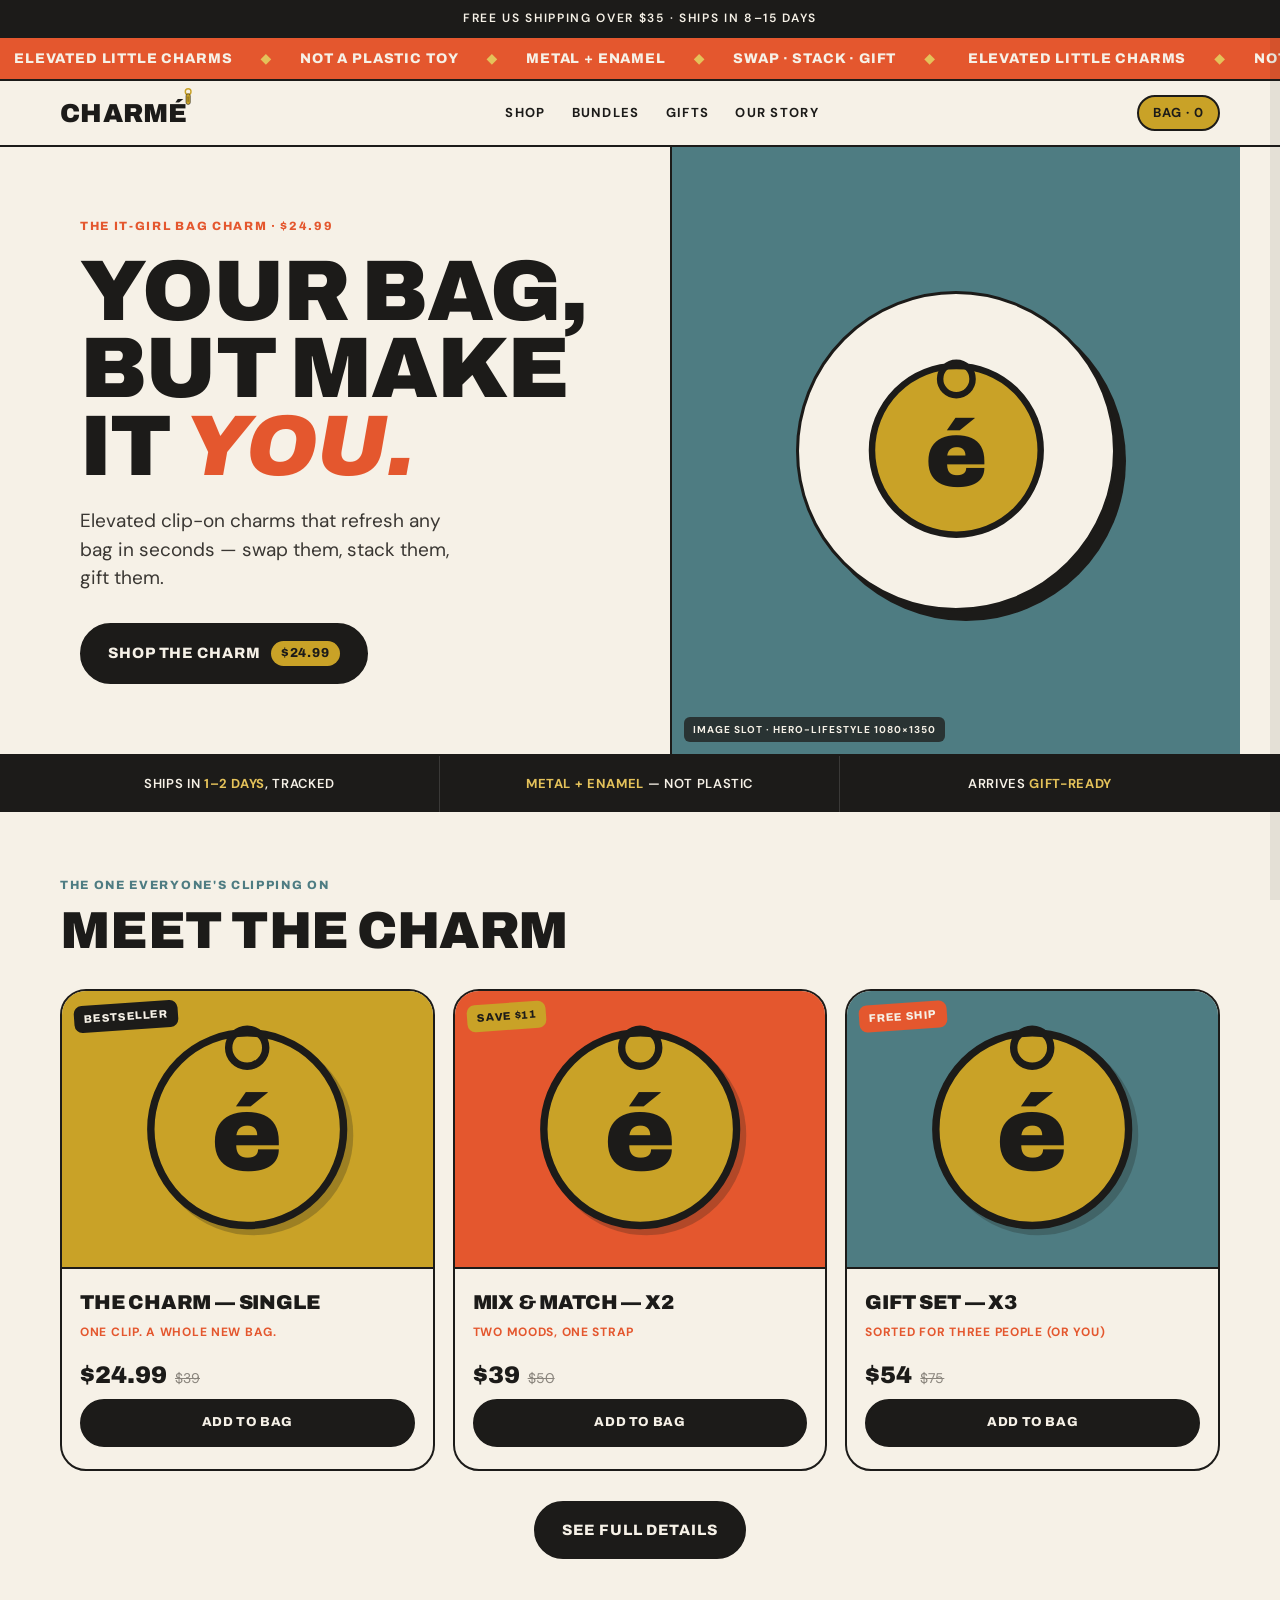
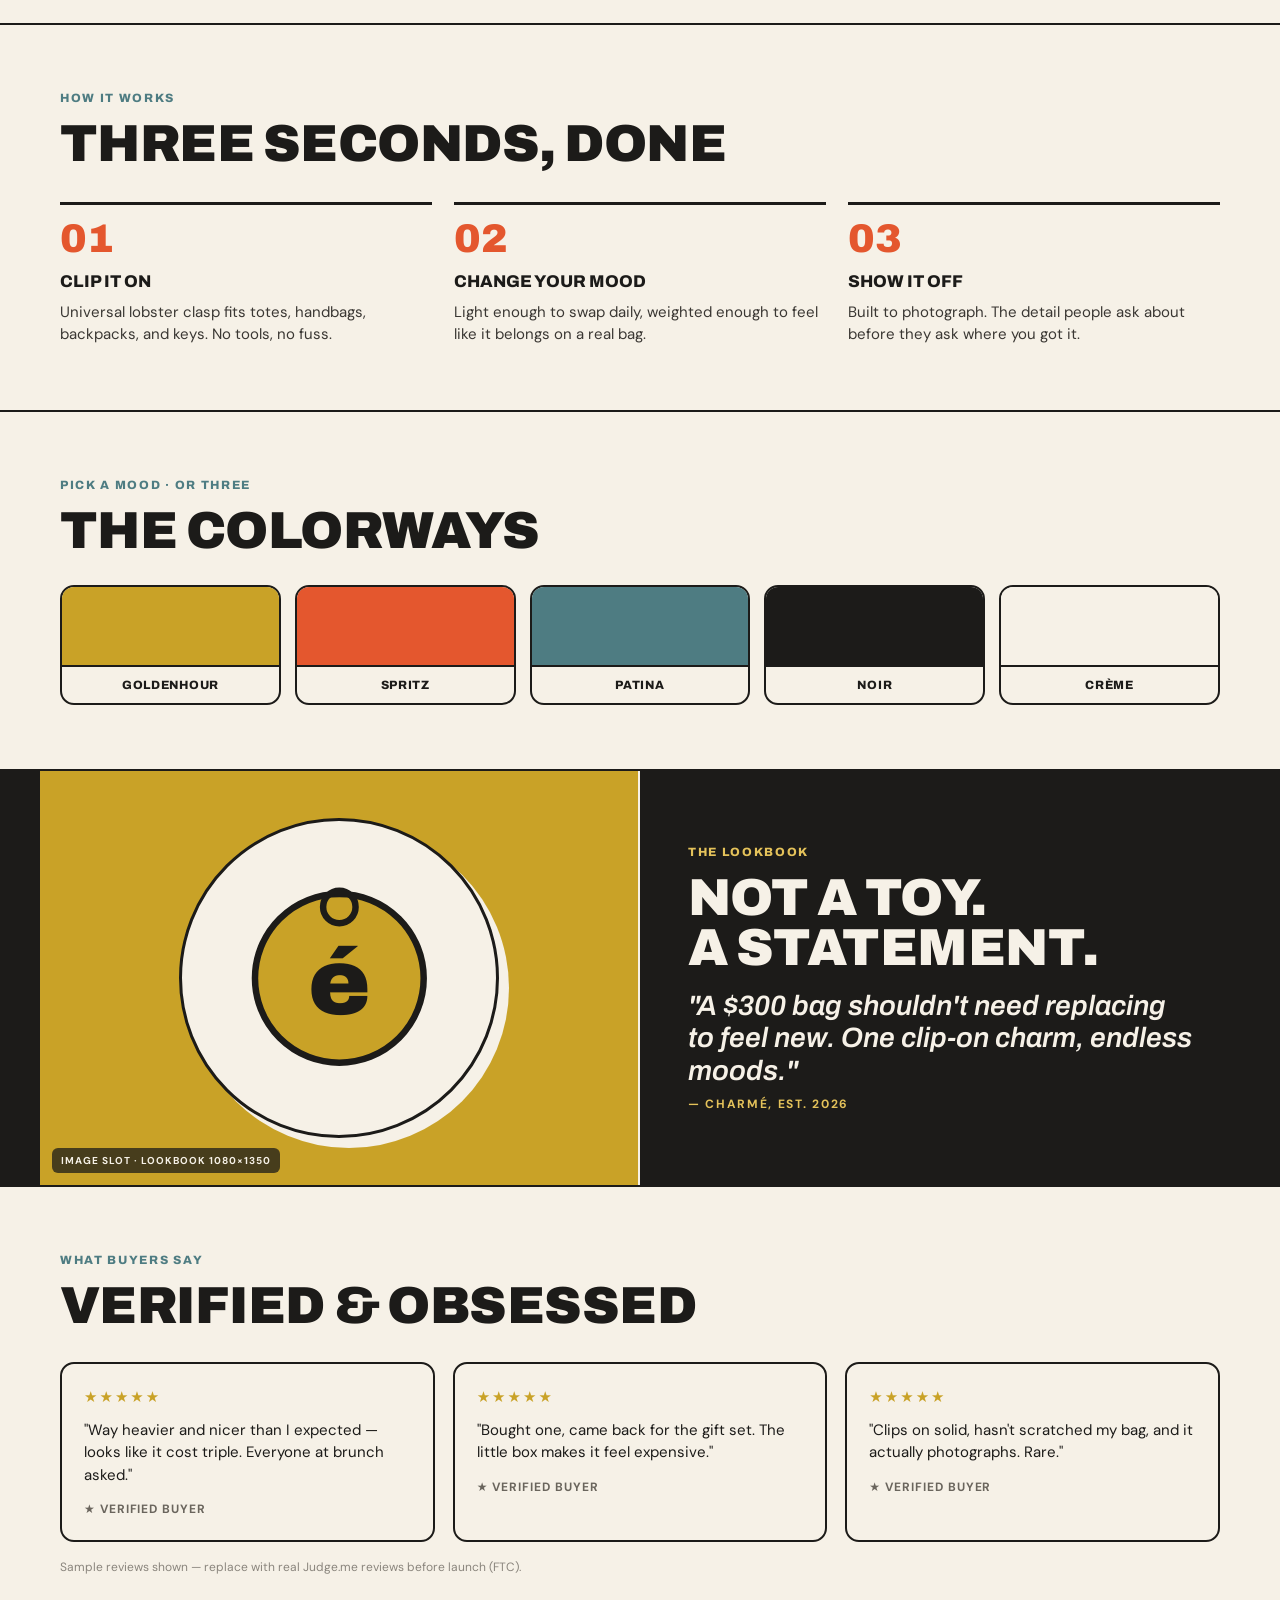
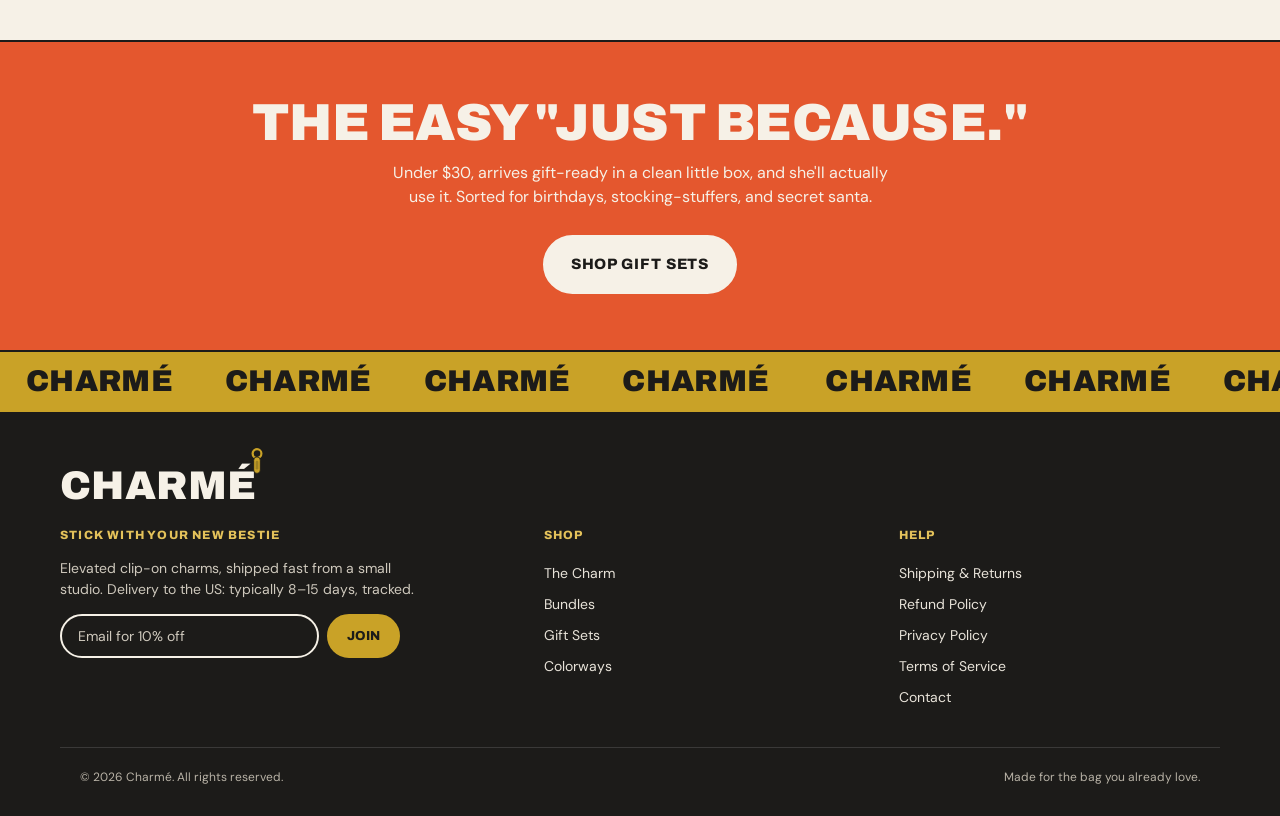
<file: charme-mockup/index.html>
<!DOCTYPE html>
<html lang="en">
<head>
<meta charset="UTF-8">
<meta name="viewport" content="width=device-width, initial-scale=1.0">
<title>CHARMÉ — Your bag, but make it you.</title>
<link rel="preconnect" href="https://fonts.googleapis.com">
<link rel="preconnect" href="https://fonts.gstatic.com" crossorigin>
<link href="https://fonts.googleapis.com/css2?family=Archivo:wght@400;600;800;900&family=DM+Sans:opsz,wght@9..40,400;9..40,500;9..40,700&display=swap" rel="stylesheet">
<link rel="stylesheet" href="charme.css">
</head>
<body>

<svg width="0" height="0" style="position:absolute" aria-hidden="true"><defs>
  <g id="clasp"><ellipse cx="20" cy="9" rx="8" ry="8" fill="none" stroke="#C9A227" stroke-width="4"/><rect x="14" y="15" width="12" height="30" rx="6" fill="#C9A227" stroke="#1C1B19" stroke-width="1.5"/><rect x="17.5" y="22" width="5" height="16" rx="2.5" fill="#1C1B19" opacity=".25"/></g>
  <g id="charm"><circle cx="60" cy="60" r="52" fill="#C9A227" stroke="#1C1B19" stroke-width="4"/><ellipse cx="60" cy="16" rx="10" ry="10" fill="none" stroke="#1C1B19" stroke-width="4"/><text x="60" y="82" font-family="Archivo,sans-serif" font-weight="900" font-size="58" fill="#1C1B19" text-anchor="middle">é</text></g>
</defs></svg>

<div class="announce">Free US shipping over $35 · Ships in 8–15 days</div>

<div class="marquee" aria-hidden="true"><div class="marquee__track">
  <span>ELEVATED LITTLE CHARMS</span><span class="dot">◆</span><span>NOT A PLASTIC TOY</span><span class="dot">◆</span><span>METAL + ENAMEL</span><span class="dot">◆</span><span>SWAP · STACK · GIFT</span><span class="dot">◆</span>
  <span>ELEVATED LITTLE CHARMS</span><span class="dot">◆</span><span>NOT A PLASTIC TOY</span><span class="dot">◆</span><span>METAL + ENAMEL</span><span class="dot">◆</span><span>SWAP · STACK · GIFT</span><span class="dot">◆</span>
</div></div>

<header>
  <div class="wrap nav">
    <a href="index.html" class="logo" aria-label="Charmé home">CHARM<span class="e-wrap">É<svg class="clasp" viewBox="0 0 40 50"><use href="#clasp"/></svg></span></a>
    <nav class="nav__links">
      <a href="product.html">Shop</a>
      <a href="product.html#bundles">Bundles</a>
      <a href="index.html#gift">Gifts</a>
      <a href="story.html">Our Story</a>
    </nav>
    <div class="nav__right"><a href="cart.html" class="bag">Bag · 0</a></div>
  </div>
</header>

<!-- HERO -->
<section class="hero" style="border-bottom:2px solid var(--ink)">
  <div class="wrap" style="padding:0">
    <div class="hero__grid" style="display:grid;grid-template-columns:1fr">
      <div class="hero__copy" style="padding:44px 20px 48px">
        <div class="eyebrow">The it-girl bag charm · $24.99</div>
        <h1 class="display" style="font-size:clamp(44px,10vw,86px);line-height:.9">Your bag,<br>but make it <em style="font-style:italic;color:var(--persimmon)">you.</em></h1>
        <p style="font-size:clamp(16px,2.4vw,19px);max-width:30ch;margin:22px 0 30px;color:#3a3733">Elevated clip-on charms that refresh any bag in seconds — swap them, stack them, gift them.</p>
        <a href="product.html?charm=strawberry" class="cta">Shop the charm <span class="price">$24.99</span></a>
      </div>
      <div class="hero__vis" style="background:var(--patina);border-top:2px solid var(--ink);position:relative;min-height:340px;display:grid;place-items:center;overflow:hidden">
        <div class="charm-badge"><svg viewBox="0 0 120 120"><use href="#charm"/></svg></div>
        <div class="slot-note">Image slot · hero-lifestyle 1080×1350</div>
      </div>
    </div>
  </div>
</section>
<style>@media(min-width:860px){.hero__grid{grid-template-columns:1.05fr .95fr!important}.hero__copy{padding:70px 40px!important}.hero__vis{border-top:none!important;border-left:2px solid var(--ink)}}</style>

<!-- TRUST -->
<div class="trust"><div class="wrap" style="padding:0"><div class="trust__grid">
  <div>Ships in <b>1–2 days</b>, tracked</div>
  <div><b>Metal + enamel</b> — not plastic</div>
  <div>Arrives <b>gift-ready</b></div>
</div></div></div>

<!-- SHOP -->
<section class="block" id="shop">
  <div class="wrap">
    <div class="kicker">The one everyone's clipping on</div>
    <div class="h2">Meet the charm</div>
    <div class="bundles">
      <div class="card">
        <div class="card__top"><span class="tag">Bestseller</span><svg class="mini" viewBox="0 0 120 120"><use href="#charm"/></svg></div>
        <div class="card__body"><h3>The Charm — Single</h3><span class="save">One clip. A whole new bag.</span><div class="price-row"><span class="now">$24.99</span><span class="was">$39</span></div><a href="product.html" class="buy">Add to bag</a></div>
      </div>
      <div class="card">
        <div class="card__top"><span class="tag" style="background:var(--gold);color:var(--ink)">Save $11</span><svg class="mini" viewBox="0 0 120 120"><use href="#charm"/></svg></div>
        <div class="card__body"><h3>Mix &amp; Match — x2</h3><span class="save">Two moods, one strap</span><div class="price-row"><span class="now">$39</span><span class="was">$50</span></div><a href="product.html" class="buy">Add to bag</a></div>
      </div>
      <div class="card">
        <div class="card__top"><span class="tag" style="background:var(--persimmon)">Free ship</span><svg class="mini" viewBox="0 0 120 120"><use href="#charm"/></svg></div>
        <div class="card__body"><h3>Gift Set — x3</h3><span class="save">Sorted for three people (or you)</span><div class="price-row"><span class="now">$54</span><span class="was">$75</span></div><a href="product.html" class="buy">Add to bag</a></div>
      </div>
    </div>
    <div style="text-align:center;margin-top:30px"><a href="product.html" class="cta">See full details</a></div>
  </div>
</section>

<!-- HOW -->
<section class="block">
  <div class="wrap">
    <div class="kicker">How it works</div>
    <div class="h2">Three seconds, done</div>
    <div class="steps" style="display:grid;grid-template-columns:1fr;gap:22px;margin-top:34px;counter-reset:s">
      <div class="step"><h4>Clip it on</h4><p>Universal lobster clasp fits totes, handbags, backpacks, and keys. No tools, no fuss.</p></div>
      <div class="step"><h4>Change your mood</h4><p>Light enough to swap daily, weighted enough to feel like it belongs on a real bag.</p></div>
      <div class="step"><h4>Show it off</h4><p>Built to photograph. The detail people ask about before they ask where you got it.</p></div>
    </div>
  </div>
</section>
<style>
.steps .step{position:relative;padding-top:14px;border-top:3px solid var(--ink)}
.steps .step::before{counter-increment:s;content:"0" counter(s);font-family:var(--display);font-weight:900;font-size:40px;display:block;line-height:1;color:var(--persimmon)}
.steps .step h4{font-family:var(--display);font-weight:800;text-transform:uppercase;font-size:17px;margin:10px 0 6px}
.steps .step p{font-size:15px;color:#3a3733}
@media(min-width:760px){.steps{grid-template-columns:repeat(3,1fr)!important}}
</style>

<!-- COLORWAYS -->
<section class="block" id="colorways">
  <div class="wrap">
    <div class="kicker">Pick a mood · or three</div>
    <div class="h2">The colorways</div>
    <div style="display:flex;flex-wrap:wrap;gap:14px;margin-top:30px">
      <div class="way"><div class="chip" style="background:var(--gold)"></div><span>Goldenhour</span></div>
      <div class="way"><div class="chip" style="background:var(--persimmon)"></div><span>Spritz</span></div>
      <div class="way"><div class="chip" style="background:var(--patina)"></div><span>Patina</span></div>
      <div class="way"><div class="chip" style="background:var(--ink)"></div><span>Noir</span></div>
      <div class="way"><div class="chip" style="background:var(--cream)"></div><span>Crème</span></div>
    </div>
  </div>
</section>
<style>
.way{flex:1 1 130px;border:2px solid var(--ink);border-radius:var(--radius);overflow:hidden;text-align:center}
.way .chip{height:78px}
.way span{display:block;font-family:var(--display);font-weight:800;text-transform:uppercase;font-size:12px;letter-spacing:.06em;padding:9px 4px;border-top:2px solid var(--ink)}
</style>

<!-- LOOKBOOK -->
<div class="look" style="background:var(--ink);color:var(--cream);border-bottom:2px solid var(--ink)">
  <div class="wrap" style="padding:0">
    <div class="look__grid" style="display:grid;grid-template-columns:1fr">
      <div class="look__vis" style="min-height:320px;background:var(--gold);position:relative;display:grid;place-items:center;border-bottom:2px solid var(--cream)">
        <div class="charm-badge" style="box-shadow:10px 10px 0 var(--cream)"><svg viewBox="0 0 120 120"><use href="#charm"/></svg></div>
        <div class="slot-note">Image slot · lookbook 1080×1350</div>
      </div>
      <div class="look__copy" style="padding:54px 26px">
        <div class="kicker" style="color:var(--gold-hi)">The lookbook</div>
        <div class="h2" style="color:var(--cream)">Not a toy.<br>A statement.</div>
        <p style="font-family:var(--display);font-style:italic;font-weight:600;font-size:clamp(20px,3vw,28px);line-height:1.15;margin:18px 0 8px">"A $300 bag shouldn't need replacing to feel new. One clip-on charm, endless moods."</p>
        <div style="font-size:12px;letter-spacing:.14em;text-transform:uppercase;color:var(--gold-hi);font-weight:700">— Charmé, est. 2026</div>
      </div>
    </div>
  </div>
</div>
<style>@media(min-width:860px){.look__grid{grid-template-columns:1fr 1fr!important}.look__vis{border-bottom:none!important;border-right:2px solid var(--cream)}.look__copy{padding:72px 48px!important}}</style>

<!-- REVIEWS -->
<section class="block">
  <div class="wrap">
    <div class="kicker">What buyers say</div>
    <div class="h2">Verified &amp; obsessed</div>
    <div class="reviews">
      <div class="review"><div class="stars">★★★★★</div><p>"Way heavier and nicer than I expected — looks like it cost triple. Everyone at brunch asked."</p><div class="who">★ Verified buyer</div></div>
      <div class="review"><div class="stars">★★★★★</div><p>"Bought one, came back for the gift set. The little box makes it feel expensive."</p><div class="who">★ Verified buyer</div></div>
      <div class="review"><div class="stars">★★★★★</div><p>"Clips on solid, hasn't scratched my bag, and it actually photographs. Rare."</p><div class="who">★ Verified buyer</div></div>
    </div>
    <p style="font-size:12px;color:var(--muted);margin-top:16px">Sample reviews shown — replace with real Judge.me reviews before launch (FTC).</p>
  </div>
</section>

<!-- GIFT -->
<div class="gift" id="gift" style="background:var(--persimmon);color:var(--cream);text-align:center;border-bottom:2px solid var(--ink)">
  <div class="wrap" style="padding:0"><div style="padding:56px 20px">
    <div class="h2" style="color:var(--cream)">The easy "just because."</div>
    <p style="max-width:46ch;margin:14px auto 26px;font-size:16px">Under $30, arrives gift-ready in a clean little box, and she'll actually use it. Sorted for birthdays, stocking-stuffers, and secret santa.</p>
    <a href="product.html" class="cta" style="background:var(--cream);color:var(--ink);border-color:var(--cream)">Shop gift sets</a>
  </div></div>
</div>

<!-- FOOTER MARQUEE -->
<div class="foot-marq" aria-hidden="true"><div class="t">
  <span class="logo">CHARMÉ</span><span class="logo">CHARMÉ</span><span class="logo">CHARMÉ</span><span class="logo">CHARMÉ</span>
  <span class="logo">CHARMÉ</span><span class="logo">CHARMÉ</span><span class="logo">CHARMÉ</span><span class="logo">CHARMÉ</span>
</div></div>

<footer>
  <div class="wrap">
    <div class="foot__logo logo">CHARM<span class="e-wrap">É<svg class="clasp" viewBox="0 0 40 50"><use href="#clasp"/></svg></span></div>
    <div class="foot__grid">
      <div>
        <h5>Stick with your new bestie</h5>
        <p style="font-size:14px;color:#cfc9bd;max-width:36ch">Elevated clip-on charms, shipped fast from a small studio. Delivery to the US: typically 8–15 days, tracked.</p>
        <div class="news"><input type="email" placeholder="Email for 10% off" aria-label="Email address"><button>Join</button></div>
      </div>
      <div><h5>Shop</h5><a href="product.html">The Charm</a><a href="product.html#bundles">Bundles</a><a href="product.html">Gift Sets</a><a href="index.html#colorways">Colorways</a></div>
      <div><h5>Help</h5><a href="shipping.html">Shipping &amp; Returns</a><a href="refund.html">Refund Policy</a><a href="privacy.html">Privacy Policy</a><a href="terms.html">Terms of Service</a><a href="contact.html">Contact</a></div>
    </div>
    <div class="foot__legal"><span>© 2026 Charmé. All rights reserved.</span><span>Made for the bag you already love.</span></div>
  </div>
</footer>

<script src="charme.js" defer></script>
</body>
</html>
</file>
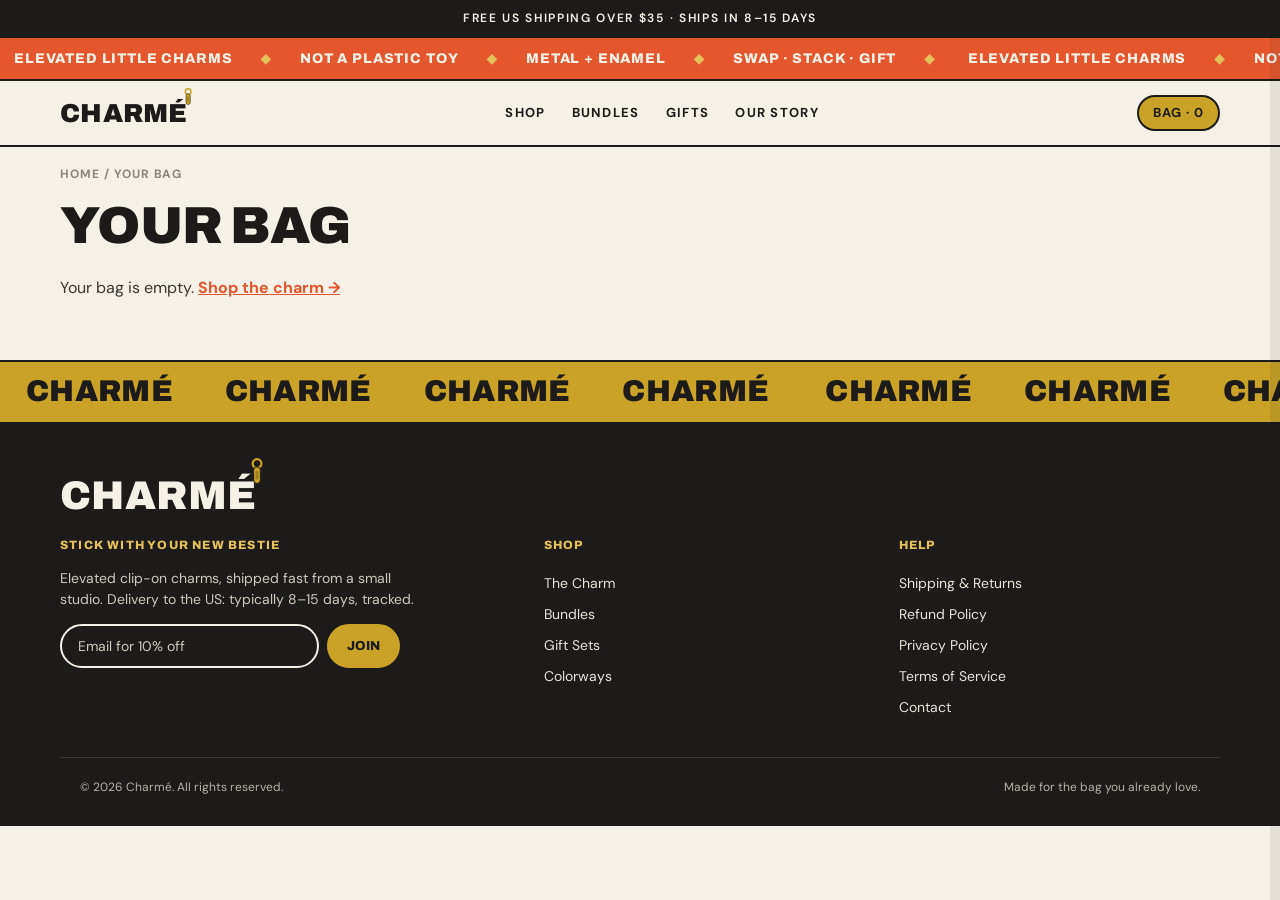
<file: charme-mockup/cart.html>
<!DOCTYPE html>
<html lang="en">
<head>
<meta charset="UTF-8">
<meta name="viewport" content="width=device-width, initial-scale=1.0">
<title>Your Bag — CHARMÉ</title>
<link rel="preconnect" href="https://fonts.googleapis.com">
<link rel="preconnect" href="https://fonts.gstatic.com" crossorigin>
<link href="https://fonts.googleapis.com/css2?family=Archivo:wght@400;600;800;900&family=DM+Sans:opsz,wght@9..40,400;9..40,500;9..40,700&display=swap" rel="stylesheet">
<link rel="stylesheet" href="charme.css">
</head>
<body>

<svg width="0" height="0" style="position:absolute" aria-hidden="true"><defs>
  <g id="clasp"><ellipse cx="20" cy="9" rx="8" ry="8" fill="none" stroke="#C9A227" stroke-width="4"/><rect x="14" y="15" width="12" height="30" rx="6" fill="#C9A227" stroke="#1C1B19" stroke-width="1.5"/><rect x="17.5" y="22" width="5" height="16" rx="2.5" fill="#1C1B19" opacity=".25"/></g>
  <g id="charm"><circle cx="60" cy="60" r="52" fill="#C9A227" stroke="#1C1B19" stroke-width="4"/><ellipse cx="60" cy="16" rx="10" ry="10" fill="none" stroke="#1C1B19" stroke-width="4"/><text x="60" y="82" font-family="Archivo,sans-serif" font-weight="900" font-size="58" fill="#1C1B19" text-anchor="middle">é</text></g>
</defs></svg>

<div class="announce">Free US shipping over $35 · Ships in 8–15 days</div>
<div class="marquee" aria-hidden="true"><div class="marquee__track">
  <span>ELEVATED LITTLE CHARMS</span><span class="dot">◆</span><span>NOT A PLASTIC TOY</span><span class="dot">◆</span><span>METAL + ENAMEL</span><span class="dot">◆</span><span>SWAP · STACK · GIFT</span><span class="dot">◆</span>
  <span>ELEVATED LITTLE CHARMS</span><span class="dot">◆</span><span>NOT A PLASTIC TOY</span><span class="dot">◆</span><span>METAL + ENAMEL</span><span class="dot">◆</span><span>SWAP · STACK · GIFT</span><span class="dot">◆</span>
</div></div>

<header>
  <div class="wrap nav">
    <a href="index.html" class="logo">CHARM<span class="e-wrap">É<svg class="clasp" viewBox="0 0 40 50"><use href="#clasp"/></svg></span></a>
    <nav class="nav__links">
      <a href="product.html">Shop</a>
      <a href="product.html#bundles">Bundles</a>
      <a href="index.html#gift">Gifts</a>
      <a href="story.html">Our Story</a>
    </nav>
    <div class="nav__right"><a href="cart.html" class="bag">Bag · 2</a></div>
  </div>
</header>

<div class="wrap"><div class="crumb"><a href="index.html">Home</a> / Your Bag</div></div>

<div class="wrap">
  <div class="h2" style="margin-bottom:6px">Your bag</div>
  <!-- PROTOTYPE CART — rendered from live cart state by charme.js (real store: Shopify cart) -->
  <div id="charme-cart-root"></div>
</div>

<div style="border-top:2px solid var(--ink)"></div>

<!-- FOOTER MARQUEE -->
<div class="foot-marq" aria-hidden="true"><div class="t">
  <span class="logo">CHARMÉ</span><span class="logo">CHARMÉ</span><span class="logo">CHARMÉ</span><span class="logo">CHARMÉ</span>
  <span class="logo">CHARMÉ</span><span class="logo">CHARMÉ</span><span class="logo">CHARMÉ</span><span class="logo">CHARMÉ</span>
</div></div>

<footer>
  <div class="wrap">
    <div class="foot__logo logo">CHARM<span class="e-wrap">É<svg class="clasp" viewBox="0 0 40 50"><use href="#clasp"/></svg></span></div>
    <div class="foot__grid">
      <div><h5>Stick with your new bestie</h5><p style="font-size:14px;color:#cfc9bd;max-width:36ch">Elevated clip-on charms, shipped fast from a small studio. Delivery to the US: typically 8–15 days, tracked.</p><div class="news"><input type="email" placeholder="Email for 10% off" aria-label="Email address"><button>Join</button></div></div>
      <div><h5>Shop</h5><a href="product.html">The Charm</a><a href="product.html#bundles">Bundles</a><a href="product.html">Gift Sets</a><a href="index.html#colorways">Colorways</a></div>
      <div><h5>Help</h5><a href="shipping.html">Shipping &amp; Returns</a><a href="refund.html">Refund Policy</a><a href="privacy.html">Privacy Policy</a><a href="terms.html">Terms of Service</a><a href="contact.html">Contact</a></div>
    </div>
    <div class="foot__legal"><span>© 2026 Charmé. All rights reserved.</span><span>Made for the bag you already love.</span></div>
  </div>
</footer>
<script src="charme.js" defer></script>
</body>
</html>
</file>
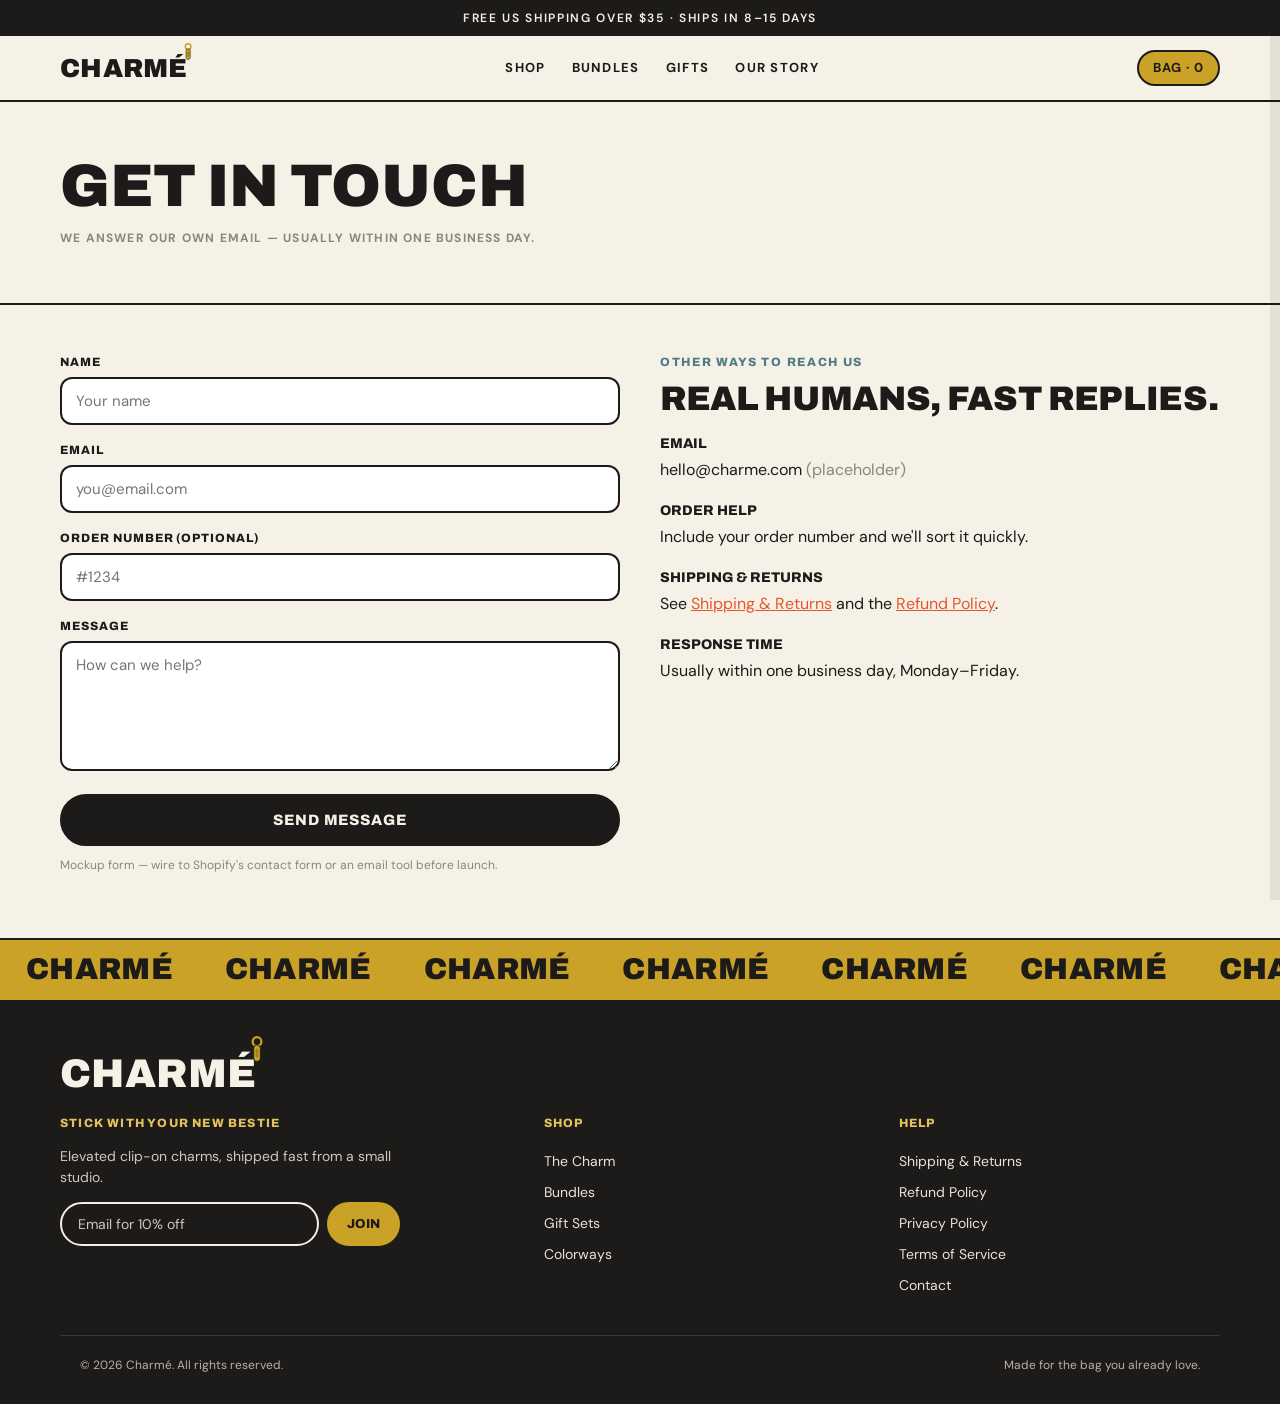
<file: charme-mockup/contact.html>
<!DOCTYPE html>
<html lang="en">
<head>
<meta charset="UTF-8">
<meta name="viewport" content="width=device-width, initial-scale=1.0">
<title>Contact — CHARMÉ</title>
<link rel="preconnect" href="https://fonts.googleapis.com">
<link rel="preconnect" href="https://fonts.gstatic.com" crossorigin>
<link href="https://fonts.googleapis.com/css2?family=Archivo:wght@400;600;800;900&family=DM+Sans:opsz,wght@9..40,400;9..40,500;9..40,700&display=swap" rel="stylesheet">
<link rel="stylesheet" href="charme.css">
</head>
<body>
<svg width="0" height="0" style="position:absolute" aria-hidden="true"><defs>
  <g id="clasp"><ellipse cx="20" cy="9" rx="8" ry="8" fill="none" stroke="#C9A227" stroke-width="4"/><rect x="14" y="15" width="12" height="30" rx="6" fill="#C9A227" stroke="#1C1B19" stroke-width="1.5"/><rect x="17.5" y="22" width="5" height="16" rx="2.5" fill="#1C1B19" opacity=".25"/></g>
</defs></svg>

<div class="announce">Free US shipping over $35 · Ships in 8–15 days</div>
<header>
  <div class="wrap nav">
    <a href="index.html" class="logo">CHARM<span class="e-wrap">É<svg class="clasp" viewBox="0 0 40 50"><use href="#clasp"/></svg></span></a>
    <nav class="nav__links"><a href="product.html">Shop</a><a href="product.html#bundles">Bundles</a><a href="index.html#gift">Gifts</a><a href="story.html">Our Story</a></nav>
    <div class="nav__right"><a href="cart.html" class="bag">Bag · 0</a></div>
  </div>
</header>

<div class="page-head"><div class="wrap"><h1>Get in touch</h1><div class="updated">We answer our own email — usually within one business day.</div></div></div>

<div class="wrap"><div class="contact">
  <div>
    <div class="form-field"><label for="n">Name</label><input id="n" type="text" placeholder="Your name"></div>
    <div class="form-field"><label for="e">Email</label><input id="e" type="email" placeholder="you@email.com"></div>
    <div class="form-field"><label for="o">Order number (optional)</label><input id="o" type="text" placeholder="#1234"></div>
    <div class="form-field"><label for="m">Message</label><textarea id="m" placeholder="How can we help?"></textarea></div>
    <button class="cta" type="button" style="width:100%;justify-content:center">Send message</button>
    <p style="font-size:12px;color:var(--muted);margin-top:10px">Mockup form — wire to Shopify's contact form or an email tool before launch.</p>
  </div>
  <div class="contact-info">
    <div class="kicker">Other ways to reach us</div>
    <div class="h2" style="font-size:clamp(24px,4vw,34px)">Real humans, fast replies.</div>
    <b>Email</b><p>hello@charme.com <span style="color:var(--muted)">(placeholder)</span></p>
    <b>Order help</b><p>Include your order number and we'll sort it quickly.</p>
    <b>Shipping &amp; returns</b><p>See <a href="shipping.html" style="color:var(--persimmon);text-decoration:underline">Shipping &amp; Returns</a> and the <a href="refund.html" style="color:var(--persimmon);text-decoration:underline">Refund Policy</a>.</p>
    <b>Response time</b><p>Usually within one business day, Monday–Friday.</p>
  </div>
</div></div>

<div style="border-top:2px solid var(--ink)"></div>
<div class="foot-marq" aria-hidden="true"><div class="t"><span class="logo">CHARMÉ</span><span class="logo">CHARMÉ</span><span class="logo">CHARMÉ</span><span class="logo">CHARMÉ</span><span class="logo">CHARMÉ</span><span class="logo">CHARMÉ</span><span class="logo">CHARMÉ</span><span class="logo">CHARMÉ</span></div></div>
<footer>
  <div class="wrap">
    <div class="foot__logo logo">CHARM<span class="e-wrap">É<svg class="clasp" viewBox="0 0 40 50"><use href="#clasp"/></svg></span></div>
    <div class="foot__grid">
      <div><h5>Stick with your new bestie</h5><p style="font-size:14px;color:#cfc9bd;max-width:36ch">Elevated clip-on charms, shipped fast from a small studio.</p><div class="news"><input type="email" placeholder="Email for 10% off" aria-label="Email address"><button>Join</button></div></div>
      <div><h5>Shop</h5><a href="product.html">The Charm</a><a href="product.html#bundles">Bundles</a><a href="product.html">Gift Sets</a><a href="index.html#colorways">Colorways</a></div>
      <div><h5>Help</h5><a href="shipping.html">Shipping &amp; Returns</a><a href="refund.html">Refund Policy</a><a href="privacy.html">Privacy Policy</a><a href="terms.html">Terms of Service</a><a href="contact.html">Contact</a></div>
    </div>
    <div class="foot__legal"><span>© 2026 Charmé. All rights reserved.</span><span>Made for the bag you already love.</span></div>
  </div>
</footer>
<script src="charme.js" defer></script>
</body>
</html>
</file>
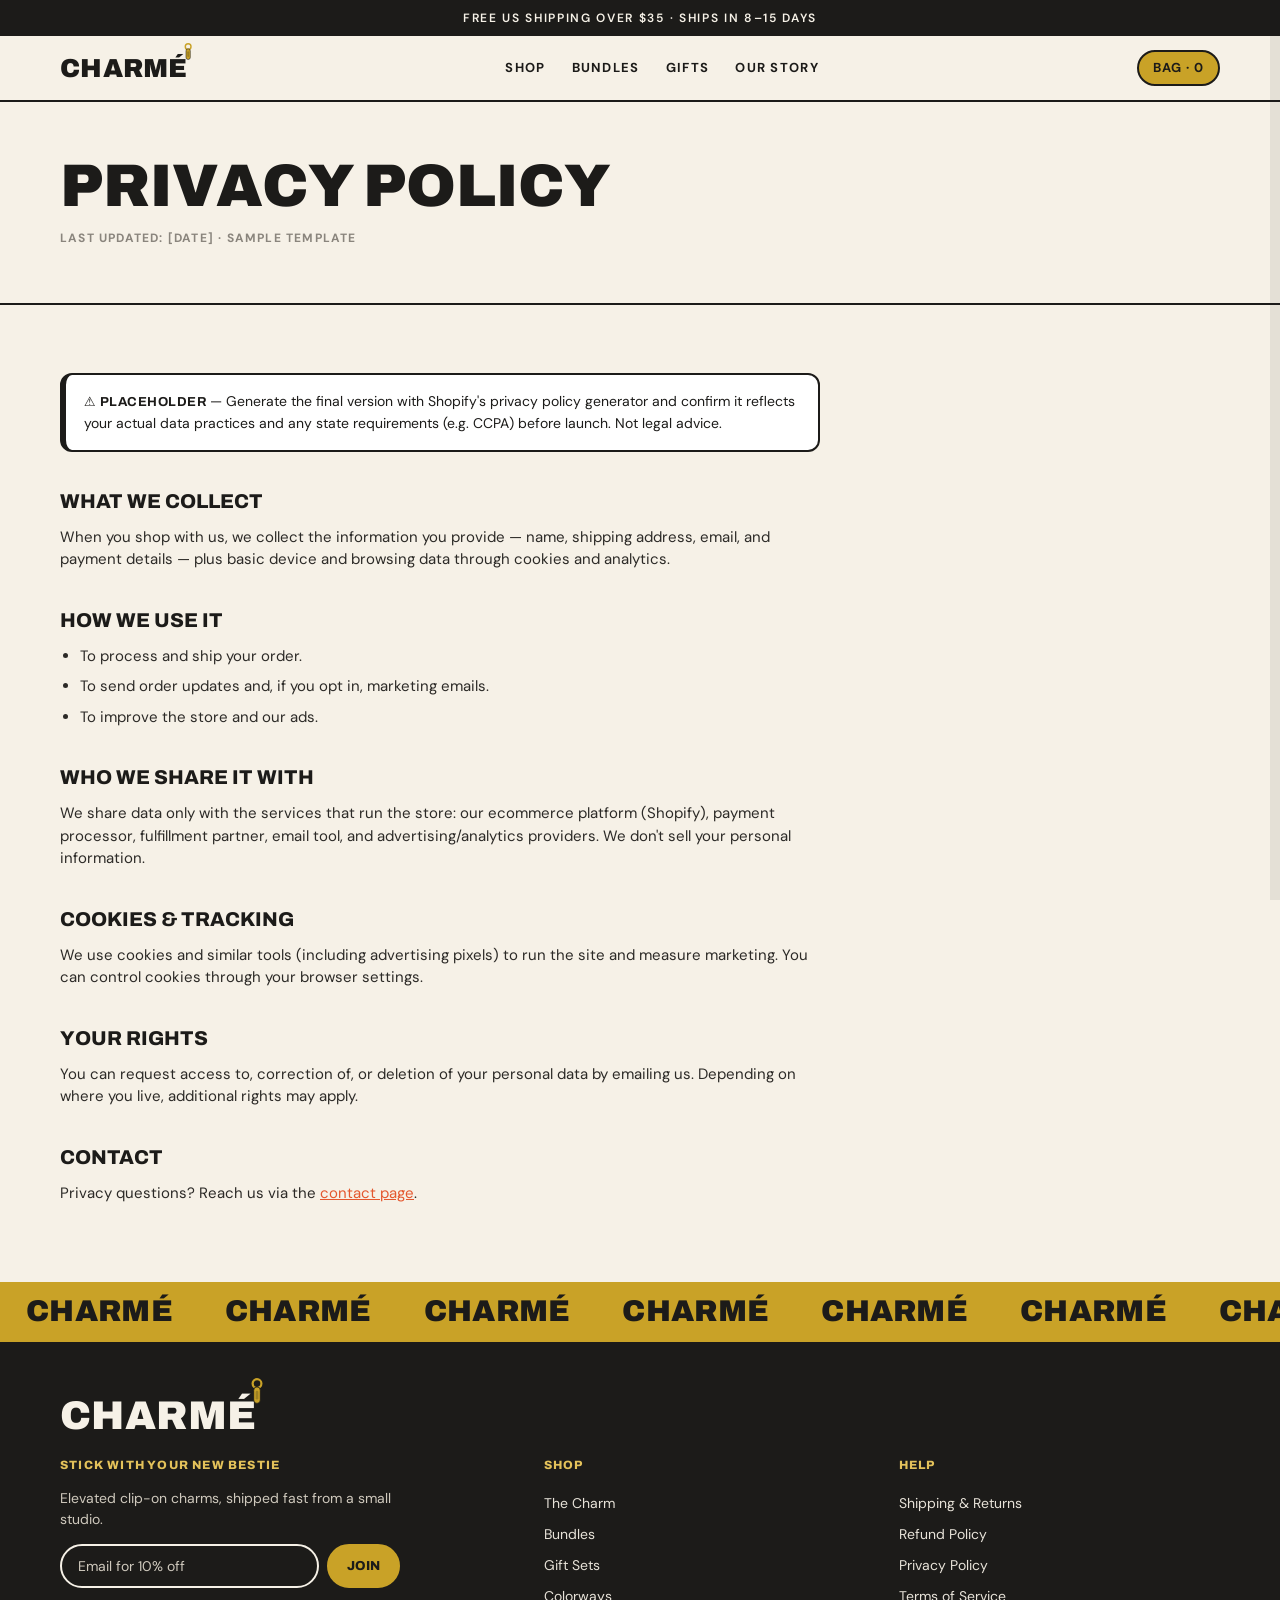
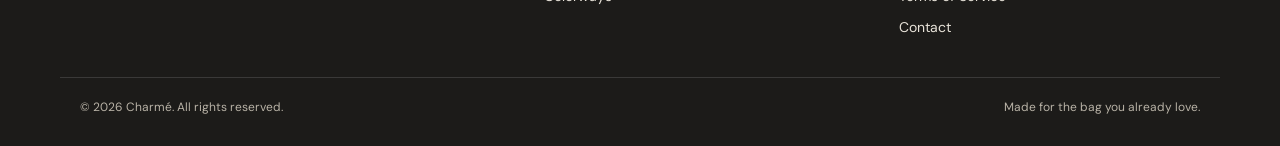
<file: charme-mockup/privacy.html>
<!DOCTYPE html>
<html lang="en">
<head>
<meta charset="UTF-8">
<meta name="viewport" content="width=device-width, initial-scale=1.0">
<title>Privacy Policy — CHARMÉ</title>
<link rel="preconnect" href="https://fonts.googleapis.com">
<link rel="preconnect" href="https://fonts.gstatic.com" crossorigin>
<link href="https://fonts.googleapis.com/css2?family=Archivo:wght@400;600;800;900&family=DM+Sans:opsz,wght@9..40,400;9..40,500;9..40,700&display=swap" rel="stylesheet">
<link rel="stylesheet" href="charme.css">
</head>
<body>
<svg width="0" height="0" style="position:absolute" aria-hidden="true"><defs>
  <g id="clasp"><ellipse cx="20" cy="9" rx="8" ry="8" fill="none" stroke="#C9A227" stroke-width="4"/><rect x="14" y="15" width="12" height="30" rx="6" fill="#C9A227" stroke="#1C1B19" stroke-width="1.5"/><rect x="17.5" y="22" width="5" height="16" rx="2.5" fill="#1C1B19" opacity=".25"/></g>
</defs></svg>

<div class="announce">Free US shipping over $35 · Ships in 8–15 days</div>
<header>
  <div class="wrap nav">
    <a href="index.html" class="logo">CHARM<span class="e-wrap">É<svg class="clasp" viewBox="0 0 40 50"><use href="#clasp"/></svg></span></a>
    <nav class="nav__links"><a href="product.html">Shop</a><a href="product.html#bundles">Bundles</a><a href="index.html#gift">Gifts</a><a href="story.html">Our Story</a></nav>
    <div class="nav__right"><a href="cart.html" class="bag">Bag · 0</a></div>
  </div>
</header>

<div class="page-head"><div class="wrap"><h1>Privacy Policy</h1><div class="updated">Last updated: [date] · Sample template</div></div></div>

<div class="wrap"><div class="legal">
  <div class="note"><b>⚠ Placeholder</b> — Generate the final version with Shopify's privacy policy generator and confirm it reflects your actual data practices and any state requirements (e.g. CCPA) before launch. Not legal advice.</div>

  <h2>What we collect</h2>
  <p>When you shop with us, we collect the information you provide — name, shipping address, email, and payment details — plus basic device and browsing data through cookies and analytics.</p>

  <h2>How we use it</h2>
  <ul>
    <li>To process and ship your order.</li>
    <li>To send order updates and, if you opt in, marketing emails.</li>
    <li>To improve the store and our ads.</li>
  </ul>

  <h2>Who we share it with</h2>
  <p>We share data only with the services that run the store: our ecommerce platform (Shopify), payment processor, fulfillment partner, email tool, and advertising/analytics providers. We don't sell your personal information.</p>

  <h2>Cookies &amp; tracking</h2>
  <p>We use cookies and similar tools (including advertising pixels) to run the site and measure marketing. You can control cookies through your browser settings.</p>

  <h2>Your rights</h2>
  <p>You can request access to, correction of, or deletion of your personal data by emailing us. Depending on where you live, additional rights may apply.</p>

  <h2>Contact</h2>
  <p>Privacy questions? Reach us via the <a href="contact.html" style="color:var(--persimmon);text-decoration:underline">contact page</a>.</p>
</div></div>

<div class="foot-marq" aria-hidden="true"><div class="t"><span class="logo">CHARMÉ</span><span class="logo">CHARMÉ</span><span class="logo">CHARMÉ</span><span class="logo">CHARMÉ</span><span class="logo">CHARMÉ</span><span class="logo">CHARMÉ</span><span class="logo">CHARMÉ</span><span class="logo">CHARMÉ</span></div></div>
<footer>
  <div class="wrap">
    <div class="foot__logo logo">CHARM<span class="e-wrap">É<svg class="clasp" viewBox="0 0 40 50"><use href="#clasp"/></svg></span></div>
    <div class="foot__grid">
      <div><h5>Stick with your new bestie</h5><p style="font-size:14px;color:#cfc9bd;max-width:36ch">Elevated clip-on charms, shipped fast from a small studio.</p><div class="news"><input type="email" placeholder="Email for 10% off" aria-label="Email address"><button>Join</button></div></div>
      <div><h5>Shop</h5><a href="product.html">The Charm</a><a href="product.html#bundles">Bundles</a><a href="product.html">Gift Sets</a><a href="index.html#colorways">Colorways</a></div>
      <div><h5>Help</h5><a href="shipping.html">Shipping &amp; Returns</a><a href="refund.html">Refund Policy</a><a href="privacy.html">Privacy Policy</a><a href="terms.html">Terms of Service</a><a href="contact.html">Contact</a></div>
    </div>
    <div class="foot__legal"><span>© 2026 Charmé. All rights reserved.</span><span>Made for the bag you already love.</span></div>
  </div>
</footer>
<script src="charme.js" defer></script>
</body>
</html>
</file>
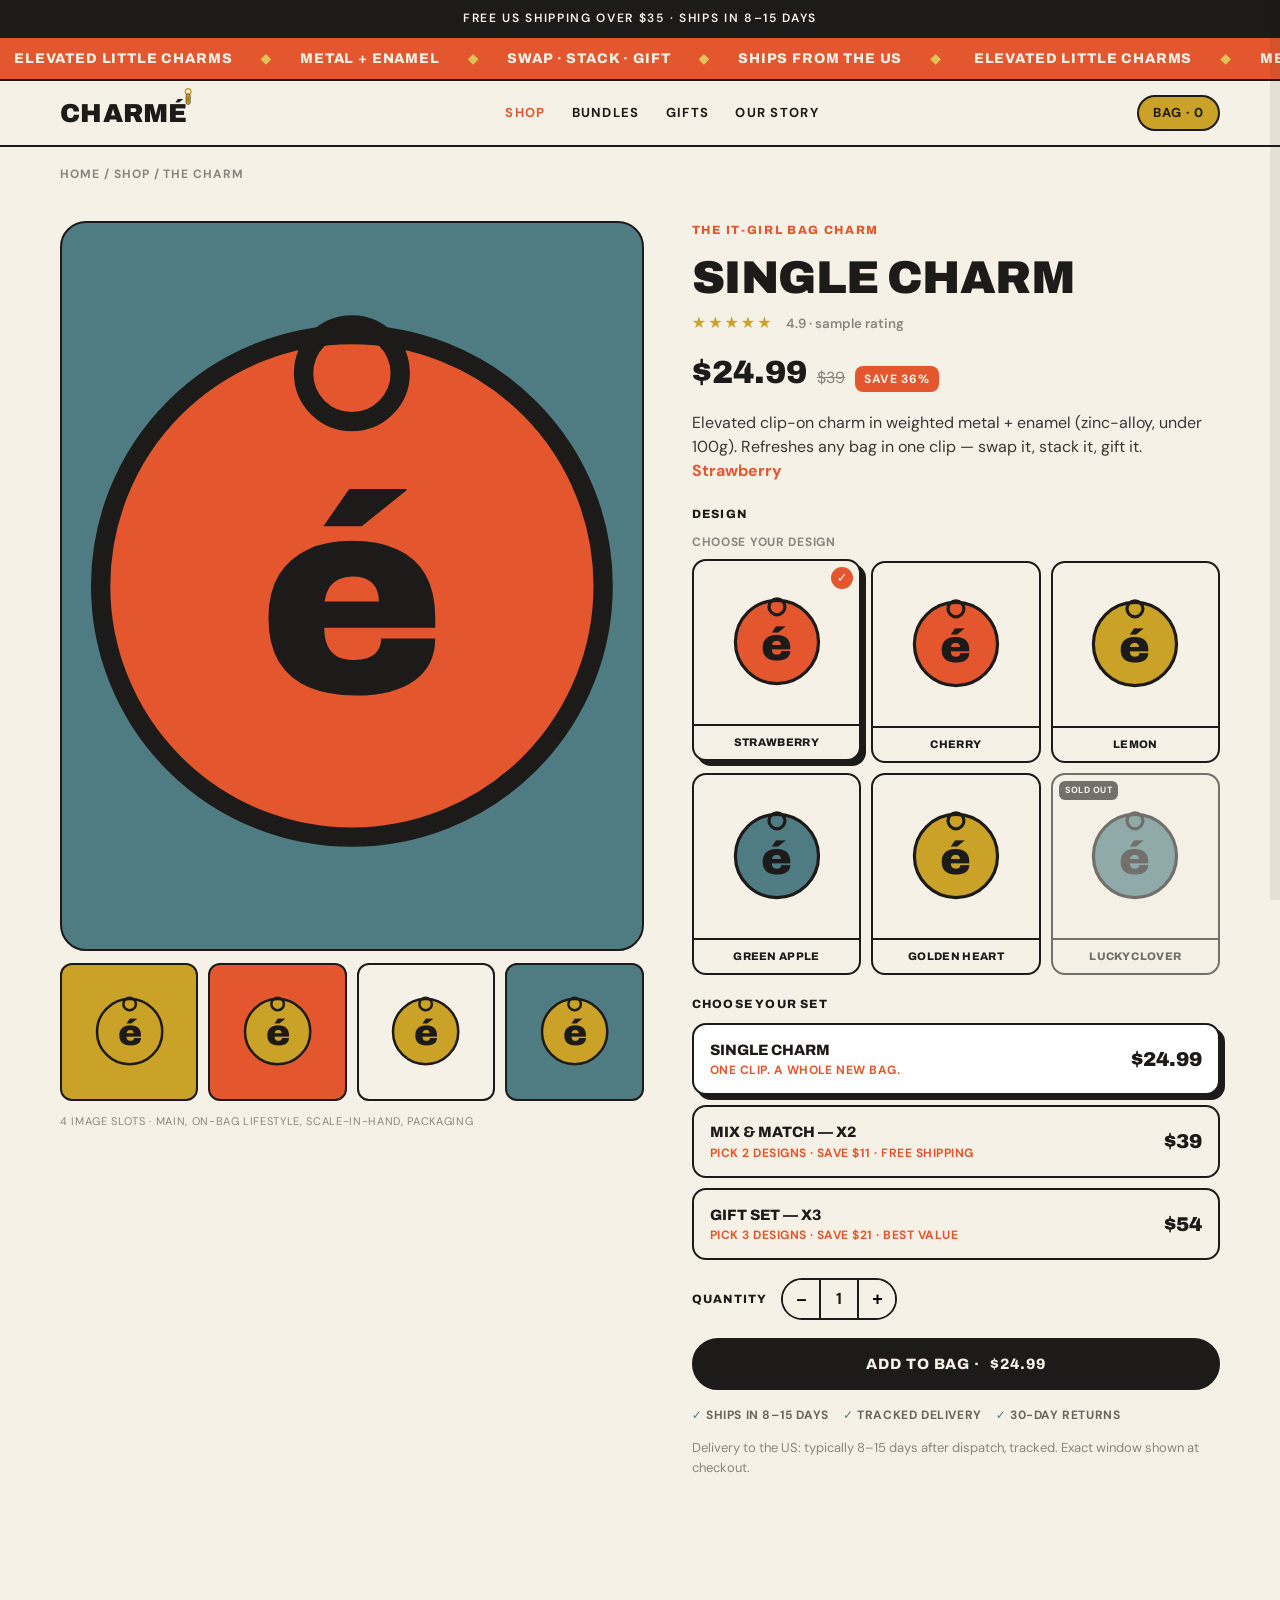
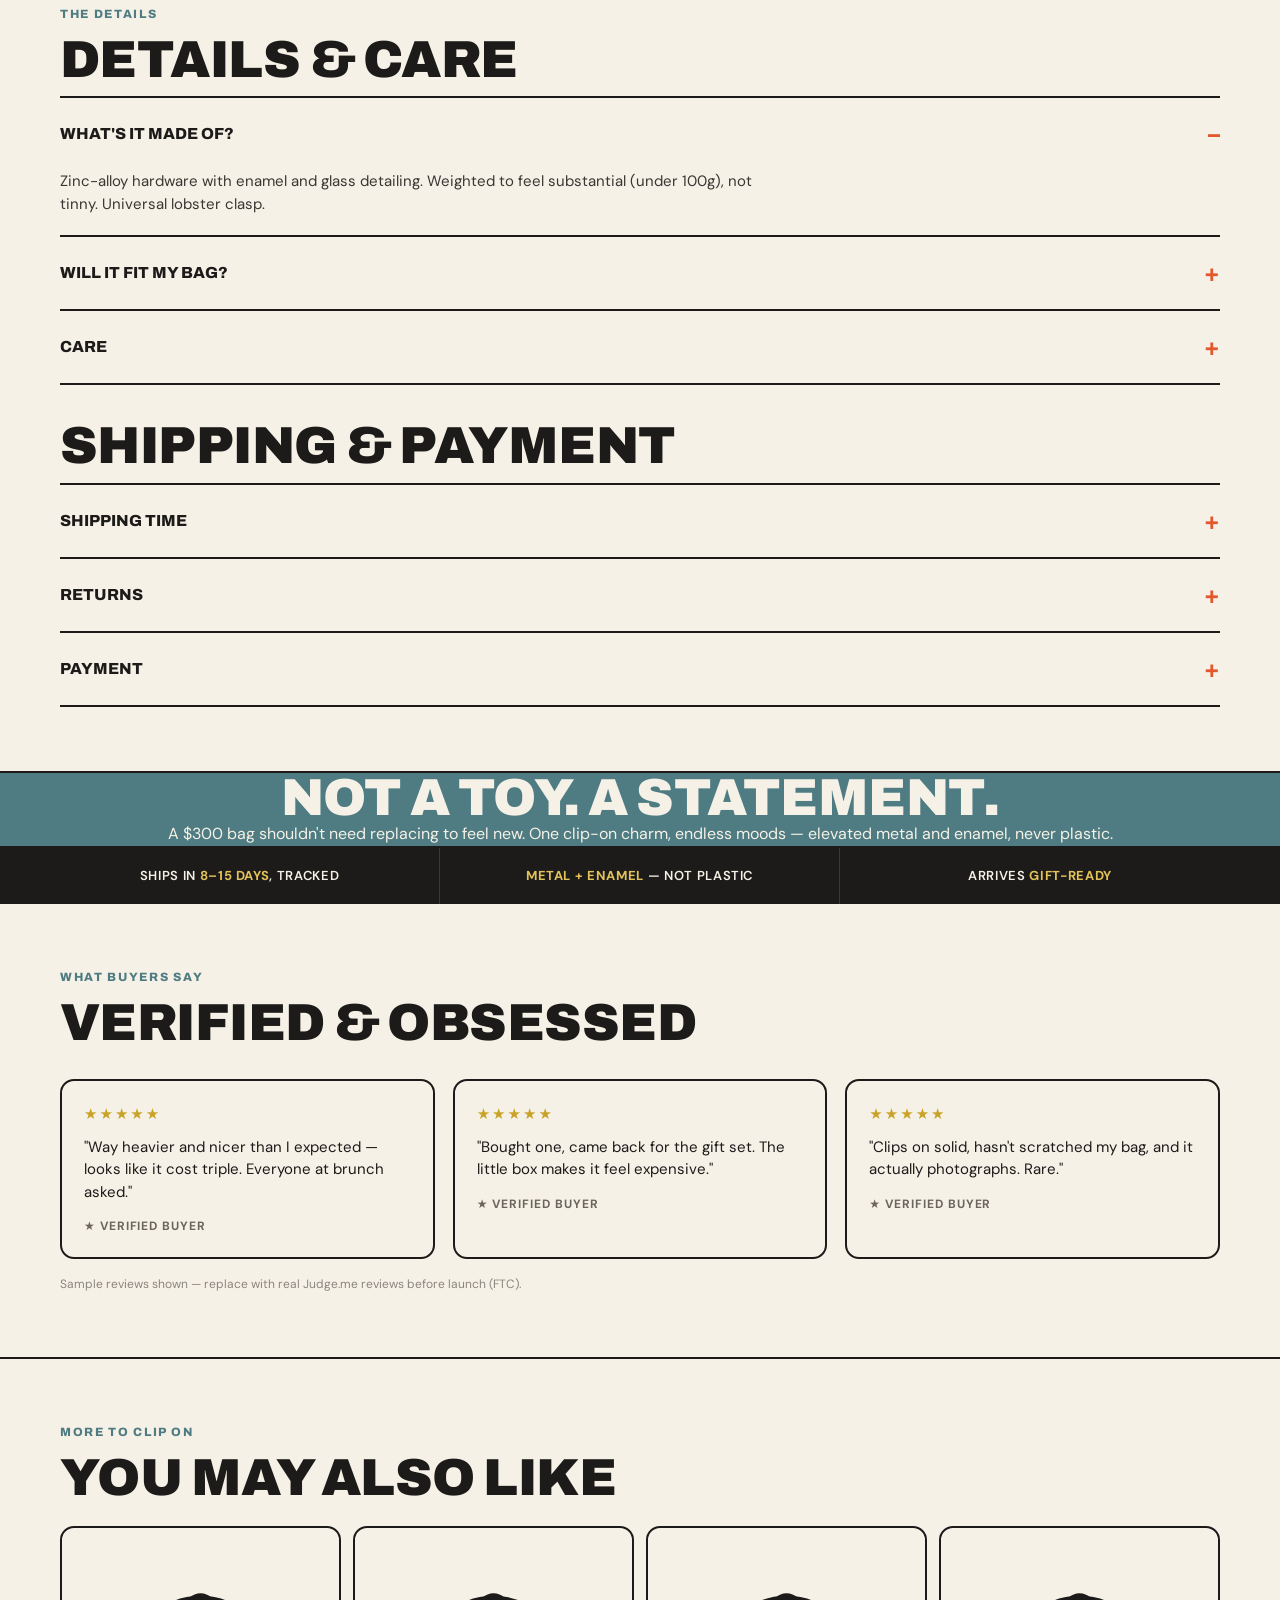
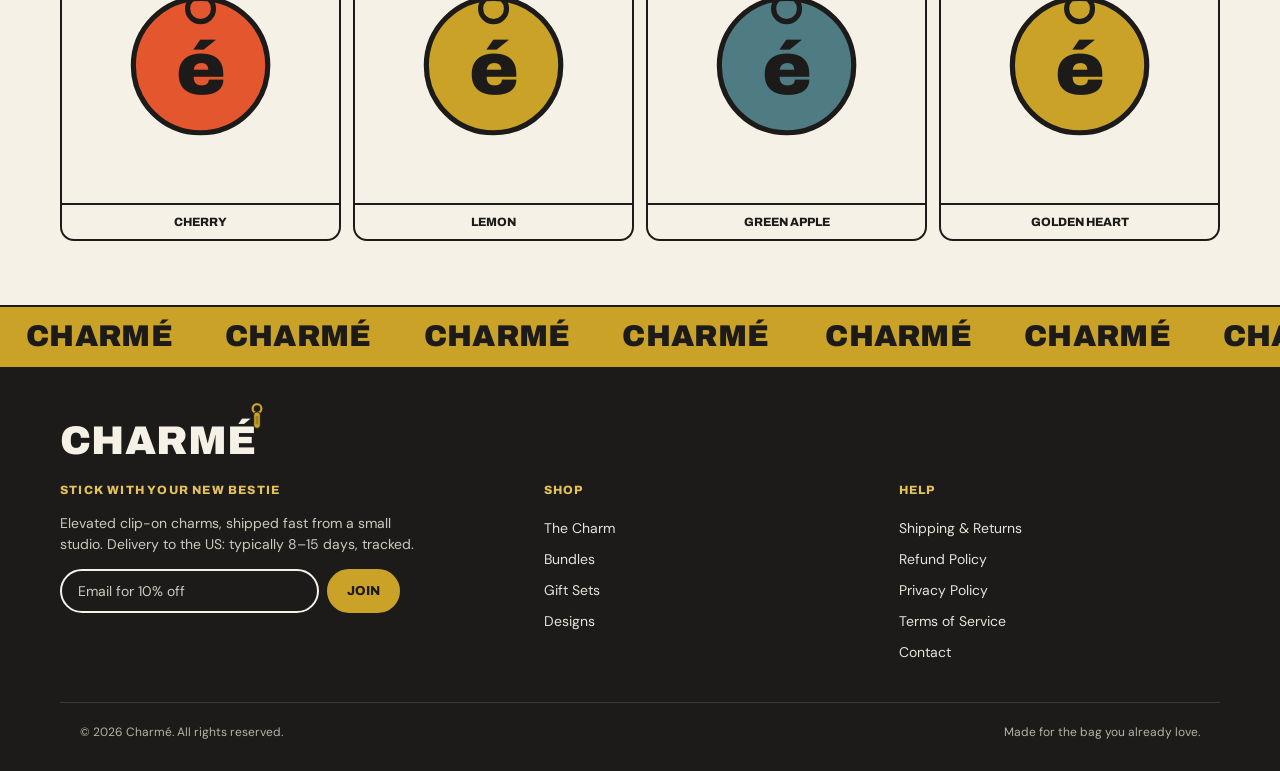
<file: charme-mockup/product.html>
<!DOCTYPE html>
<html lang="en">
<head>
<meta charset="UTF-8">
<meta name="viewport" content="width=device-width, initial-scale=1.0">
<title>The Charm — CHARMÉ</title>
<link rel="preconnect" href="https://fonts.googleapis.com">
<link rel="preconnect" href="https://fonts.gstatic.com" crossorigin>
<link href="https://fonts.googleapis.com/css2?family=Archivo:wght@400;600;800;900&family=DM+Sans:opsz,wght@9..40,400;9..40,500;9..40,700&display=swap" rel="stylesheet">
<link rel="stylesheet" href="charme.css">
</head>
<body>

<svg width="0" height="0" style="position:absolute" aria-hidden="true"><defs>
  <g id="clasp"><ellipse cx="20" cy="9" rx="8" ry="8" fill="none" stroke="#C9A227" stroke-width="4"/><rect x="14" y="15" width="12" height="30" rx="6" fill="#C9A227" stroke="#1C1B19" stroke-width="1.5"/><rect x="17.5" y="22" width="5" height="16" rx="2.5" fill="#1C1B19" opacity=".25"/></g>
  <g id="charm"><circle cx="60" cy="60" r="52" fill="#C9A227" stroke="#1C1B19" stroke-width="4"/><ellipse cx="60" cy="16" rx="10" ry="10" fill="none" stroke="#1C1B19" stroke-width="4"/><text x="60" y="82" font-family="Archivo,sans-serif" font-weight="900" font-size="58" fill="#1C1B19" text-anchor="middle">é</text></g>
</defs></svg>

<div class="announce">Free US shipping over $35 · Ships in 8–15 days</div>
<div class="marquee" aria-hidden="true"><div class="marquee__track">
  <span>ELEVATED LITTLE CHARMS</span><span class="dot">◆</span><span>METAL + ENAMEL</span><span class="dot">◆</span><span>SWAP · STACK · GIFT</span><span class="dot">◆</span><span>SHIPS FROM THE US</span><span class="dot">◆</span>
  <span>ELEVATED LITTLE CHARMS</span><span class="dot">◆</span><span>METAL + ENAMEL</span><span class="dot">◆</span><span>SWAP · STACK · GIFT</span><span class="dot">◆</span><span>SHIPS FROM THE US</span><span class="dot">◆</span>
</div></div>

<header>
  <div class="wrap nav">
    <a href="index.html" class="logo">CHARM<span class="e-wrap">É<svg class="clasp" viewBox="0 0 40 50"><use href="#clasp"/></svg></span></a>
    <nav class="nav__links">
      <a href="product.html" class="active">Shop</a>
      <a href="product.html#bundles">Bundles</a>
      <a href="index.html#gift">Gifts</a>
      <a href="story.html">Our Story</a>
    </nav>
    <div class="nav__right"><a href="cart.html" class="bag">Bag · 0</a></div>
  </div>
</header>

<div class="wrap"><div class="crumb"><a href="index.html">Home</a> / <a href="product.html">Shop</a> / The Charm</div></div>

<!-- PRODUCT -->
<div class="wrap">
  <div class="pdp">
    <!-- gallery -->
    <div class="gallery">
      <!-- Main visual swaps to the first selected design (charme.js). IMAGE SLOT: charme-charm-<design>-1080.jpg -->
      <div class="gallery__main" id="pdpMain"><div class="charm-badge"><svg viewBox="0 0 120 120"><use href="#charm"/></svg></div></div>
      <div class="gallery__thumbs">
        <!-- IMAGE SLOTS: product-main / on-bag lifestyle / scale-in-hand / packaging -->
        <div class="thumb"><svg viewBox="0 0 120 120"><use href="#charm"/></svg></div>
        <div class="thumb"><svg viewBox="0 0 120 120"><use href="#charm"/></svg></div>
        <div class="thumb"><svg viewBox="0 0 120 120"><use href="#charm"/></svg></div>
        <div class="thumb"><svg viewBox="0 0 120 120"><use href="#charm"/></svg></div>
      </div>
      <p style="font-size:11px;color:var(--muted);text-transform:uppercase;letter-spacing:.06em">4 image slots · main, on-bag lifestyle, scale-in-hand, packaging</p>
    </div>

    <!-- buy box -->
    <div class="buybox" id="bundles">
      <div class="eyebrow">The it-girl bag charm</div>
      <h1 id="pdpTitle">Single charm</h1>
      <div class="stars">★★★★★ <small>4.9 · sample rating</small></div>
      <div class="prices"><span class="now" id="pdpPrice">$24.99</span><span class="was">$39</span><span class="off">Save 36%</span></div>
      <p class="sub">Elevated clip-on charm in weighted metal + enamel (zinc-alloy, under 100g). Refreshes any bag in one clip — swap it, stack it, gift it. <span id="pdpSubtitle" style="color:var(--persimmon);font-weight:700"></span></p>

      <!-- CHARM-DESIGN PICKER (all 6 visible; multi-select for x2/x3 sets) -->
      <div class="opt-label">Design</div>
      <p class="picker-help" id="pickerHelp">Choose your design</p>
      <div class="designs" id="designGrid" role="radiogroup" aria-label="Charm design"><!-- rendered by charme.js --></div>

      <!-- SET SELECTOR -->
      <div class="opt-label">Choose your set</div>
      <div class="tiers" role="radiogroup" aria-label="Set">
        <div class="tier" data-set="single" aria-checked="true" role="radio" tabindex="0"><div class="l"><b>Single charm</b><small>One clip. A whole new bag.</small></div><div class="r">$24.99</div></div>
        <div class="tier" data-set="x2" aria-checked="false" role="radio" tabindex="0"><div class="l"><b>Mix &amp; Match — x2</b><small>Pick 2 designs · save $11 · free shipping</small></div><div class="r">$39</div></div>
        <div class="tier" data-set="x3" aria-checked="false" role="radio" tabindex="0"><div class="l"><b>Gift Set — x3</b><small>Pick 3 designs · save $21 · best value</small></div><div class="r">$54</div></div>
      </div>

      <!-- QUANTITY -->
      <div class="qtybox">
        <div class="opt-label">Quantity</div>
        <div class="stepper"><button type="button" id="qtyDec" aria-label="decrease quantity">–</button><span id="pdpQty">1</span><button type="button" id="qtyInc" aria-label="increase quantity">+</button></div>
      </div>

      <!-- ADD TO BAG (working prototype — see charme.js) -->
      <button type="button" id="pdpAdd" class="cta" style="width:100%;justify-content:center;margin-top:14px">Add to bag · <span id="pdpCtaPrice">$24.99</span></button>

      <!-- NOTIFY ME (revealed when the sold-out design is chosen) -->
      <div class="notify-row" id="notifyRow">
        <input type="email" id="notifyEmail" placeholder="Email me when it's back" aria-label="Email for restock">
        <button type="button" id="notifyBtn" class="buy" style="width:auto;padding:12px 18px">Notify me</button>
      </div>

      <div class="reassure"><span>Ships in 8–15 days</span><span>Tracked delivery</span><span>30-day returns</span></div>
      <p style="font-size:13px;color:var(--muted);margin-top:14px">Delivery to the US: typically 8–15 days after dispatch, tracked. Exact window shown at checkout.</p>
    </div>
  </div>
</div>

<!-- DETAILS & CARE + SHIPPING accordions (reuse existing .acc) -->
<section class="block">
  <div class="wrap">
    <div class="kicker">The details</div>
    <div class="h2">Details &amp; care</div>
    <div class="acc">
      <details open><summary>What's it made of?</summary><div class="body">Zinc-alloy hardware with enamel and glass detailing. Weighted to feel substantial (under 100g), not tinny. Universal lobster clasp.</div></details>
      <details><summary>Will it fit my bag?</summary><div class="body">Yes — the lobster clasp fits totes, handbags, backpacks, and keyrings.</div></details>
      <details><summary>Care</summary><div class="body">Wipe with a dry cloth and avoid submerging it. The enamel keeps its color with basic care.</div></details>
    </div>
    <div class="h2" style="margin-top:36px">Shipping &amp; payment</div>
    <div class="acc">
      <details><summary>Shipping time</summary><div class="body">Ships in 1–2 business days; delivery to the US typically 8–15 days after dispatch, tracked. Free over $35.</div></details>
      <details><summary>Returns</summary><div class="body">30-day returns on unused items in original condition. See our <a href="refund.html" style="color:var(--persimmon);text-decoration:underline">Refund Policy</a>.</div></details>
      <details><summary>Payment</summary><div class="body">Secure checkout via Shopify Payments. Taxes calculated at checkout.</div></details>
    </div>
  </div>
</section>

<!-- ABOUT editorial band (reuse gift styling) -->
<div class="gift" style="background:var(--patina);color:var(--cream);text-align:center;border-bottom:2px solid var(--ink)">
  <div class="wrap" style="padding:0"><div class="inner">
    <div class="h2" style="color:var(--cream)">Not a toy. A statement.</div>
    <p>A $300 bag shouldn't need replacing to feel new. One clip-on charm, endless moods — elevated metal and enamel, never plastic.</p>
  </div></div>
</div>

<!-- TRUST BAR (reuse existing ink trust bar) -->
<div class="trust"><div class="wrap" style="padding:0"><div class="trust__grid">
  <div>Ships in <b>8–15 days</b>, tracked</div>
  <div><b>Metal + enamel</b> — not plastic</div>
  <div>Arrives <b>gift-ready</b></div>
</div></div></div>

<!-- REVIEWS -->
<section class="block">
  <div class="wrap">
    <div class="kicker">What buyers say</div>
    <div class="h2">Verified &amp; obsessed</div>
    <div class="reviews">
      <div class="review"><div class="stars">★★★★★</div><p>"Way heavier and nicer than I expected — looks like it cost triple. Everyone at brunch asked."</p><div class="who">★ Verified buyer</div></div>
      <div class="review"><div class="stars">★★★★★</div><p>"Bought one, came back for the gift set. The little box makes it feel expensive."</p><div class="who">★ Verified buyer</div></div>
      <div class="review"><div class="stars">★★★★★</div><p>"Clips on solid, hasn't scratched my bag, and it actually photographs. Rare."</p><div class="who">★ Verified buyer</div></div>
    </div>
    <p style="font-size:12px;color:var(--muted);margin-top:16px">Sample reviews shown — replace with real Judge.me reviews before launch (FTC).</p>
  </div>
</section>

<!-- YOU MAY ALSO LIKE — each routes back into the PDP with that design pre-selected -->
<section class="block">
  <div class="wrap">
    <div class="kicker">More to clip on</div>
    <div class="h2">You may also like</div>
    <div class="ymal">
      <a href="product.html?charm=cherry"><div class="ymal__img"><svg viewBox="0 0 120 120"><circle cx="60" cy="60" r="52" fill="#E4572E" stroke="#1C1B19" stroke-width="4"/><ellipse cx="60" cy="16" rx="10" ry="10" fill="none" stroke="#1C1B19" stroke-width="4"/><text x="60" y="82" font-family="Archivo,sans-serif" font-weight="900" font-size="58" fill="#1C1B19" text-anchor="middle">é</text></svg></div><span>Cherry</span></a>
      <a href="product.html?charm=lemon"><div class="ymal__img"><svg viewBox="0 0 120 120"><circle cx="60" cy="60" r="52" fill="#C9A227" stroke="#1C1B19" stroke-width="4"/><ellipse cx="60" cy="16" rx="10" ry="10" fill="none" stroke="#1C1B19" stroke-width="4"/><text x="60" y="82" font-family="Archivo,sans-serif" font-weight="900" font-size="58" fill="#1C1B19" text-anchor="middle">é</text></svg></div><span>Lemon</span></a>
      <a href="product.html?charm=green-apple"><div class="ymal__img"><svg viewBox="0 0 120 120"><circle cx="60" cy="60" r="52" fill="#4E7C82" stroke="#1C1B19" stroke-width="4"/><ellipse cx="60" cy="16" rx="10" ry="10" fill="none" stroke="#1C1B19" stroke-width="4"/><text x="60" y="82" font-family="Archivo,sans-serif" font-weight="900" font-size="58" fill="#1C1B19" text-anchor="middle">é</text></svg></div><span>Green Apple</span></a>
      <a href="product.html?charm=golden-heart"><div class="ymal__img"><svg viewBox="0 0 120 120"><circle cx="60" cy="60" r="52" fill="#C9A227" stroke="#1C1B19" stroke-width="4"/><ellipse cx="60" cy="16" rx="10" ry="10" fill="none" stroke="#1C1B19" stroke-width="4"/><text x="60" y="82" font-family="Archivo,sans-serif" font-weight="900" font-size="58" fill="#1C1B19" text-anchor="middle">é</text></svg></div><span>Golden Heart</span></a>
    </div>
  </div>
</section>

<!-- FOOTER MARQUEE -->
<div class="foot-marq" aria-hidden="true"><div class="t">
  <span class="logo">CHARMÉ</span><span class="logo">CHARMÉ</span><span class="logo">CHARMÉ</span><span class="logo">CHARMÉ</span>
  <span class="logo">CHARMÉ</span><span class="logo">CHARMÉ</span><span class="logo">CHARMÉ</span><span class="logo">CHARMÉ</span>
</div></div>

<footer>
  <div class="wrap">
    <div class="foot__logo logo">CHARM<span class="e-wrap">É<svg class="clasp" viewBox="0 0 40 50"><use href="#clasp"/></svg></span></div>
    <div class="foot__grid">
      <div><h5>Stick with your new bestie</h5><p style="font-size:14px;color:#cfc9bd;max-width:36ch">Elevated clip-on charms, shipped fast from a small studio. Delivery to the US: typically 8–15 days, tracked.</p><div class="news"><input type="email" placeholder="Email for 10% off" aria-label="Email address"><button>Join</button></div></div>
      <div><h5>Shop</h5><a href="product.html">The Charm</a><a href="product.html#bundles">Bundles</a><a href="product.html">Gift Sets</a><a href="index.html#colorways">Designs</a></div>
      <div><h5>Help</h5><a href="shipping.html">Shipping &amp; Returns</a><a href="refund.html">Refund Policy</a><a href="privacy.html">Privacy Policy</a><a href="terms.html">Terms of Service</a><a href="contact.html">Contact</a></div>
    </div>
    <div class="foot__legal"><span>© 2026 Charmé. All rights reserved.</span><span>Made for the bag you already love.</span></div>
  </div>
</footer>

<script src="charme.js" defer></script>
</body>
</html>
</file>
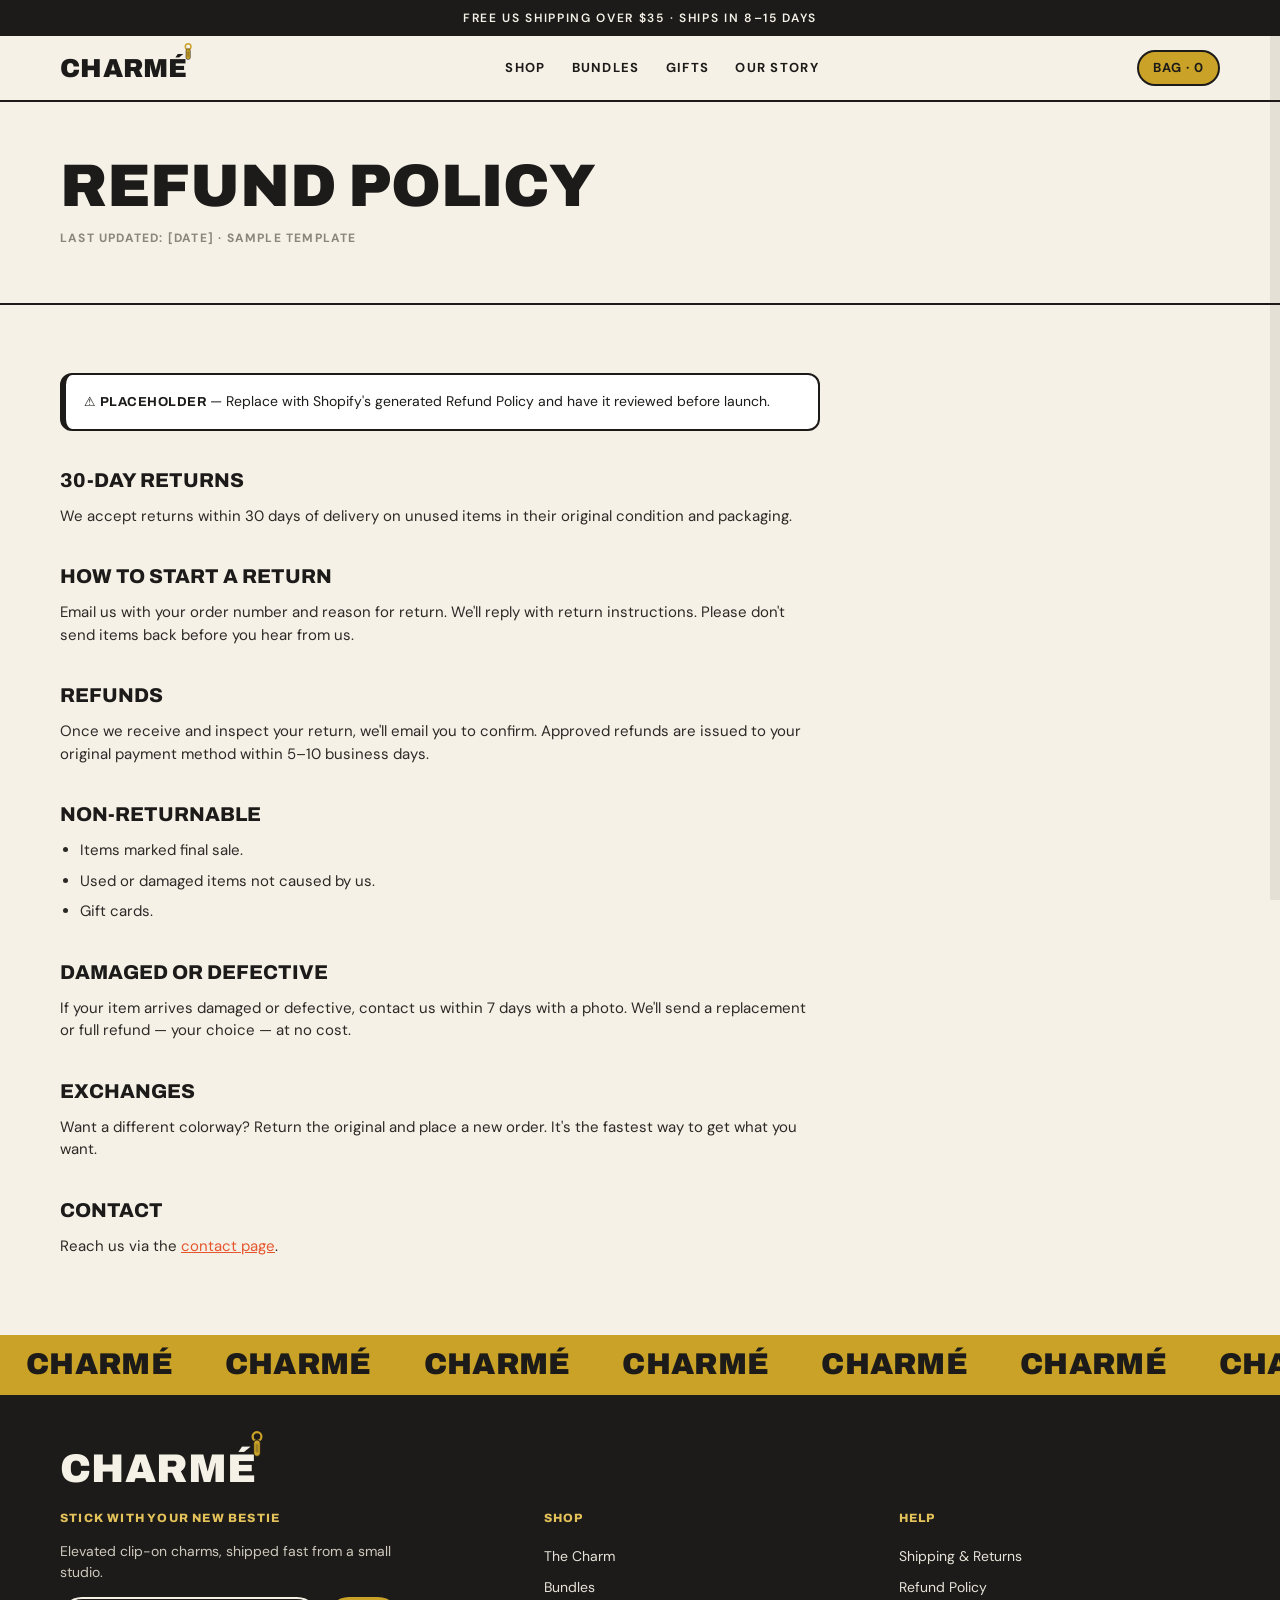
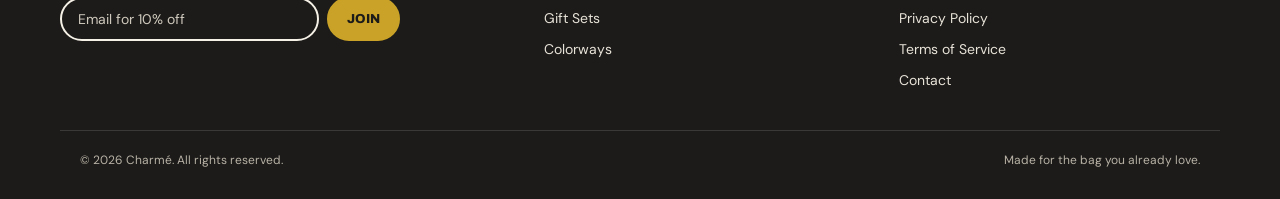
<file: charme-mockup/refund.html>
<!DOCTYPE html>
<html lang="en">
<head>
<meta charset="UTF-8">
<meta name="viewport" content="width=device-width, initial-scale=1.0">
<title>Refund Policy — CHARMÉ</title>
<link rel="preconnect" href="https://fonts.googleapis.com">
<link rel="preconnect" href="https://fonts.gstatic.com" crossorigin>
<link href="https://fonts.googleapis.com/css2?family=Archivo:wght@400;600;800;900&family=DM+Sans:opsz,wght@9..40,400;9..40,500;9..40,700&display=swap" rel="stylesheet">
<link rel="stylesheet" href="charme.css">
</head>
<body>
<svg width="0" height="0" style="position:absolute" aria-hidden="true"><defs>
  <g id="clasp"><ellipse cx="20" cy="9" rx="8" ry="8" fill="none" stroke="#C9A227" stroke-width="4"/><rect x="14" y="15" width="12" height="30" rx="6" fill="#C9A227" stroke="#1C1B19" stroke-width="1.5"/><rect x="17.5" y="22" width="5" height="16" rx="2.5" fill="#1C1B19" opacity=".25"/></g>
</defs></svg>

<div class="announce">Free US shipping over $35 · Ships in 8–15 days</div>
<header>
  <div class="wrap nav">
    <a href="index.html" class="logo">CHARM<span class="e-wrap">É<svg class="clasp" viewBox="0 0 40 50"><use href="#clasp"/></svg></span></a>
    <nav class="nav__links"><a href="product.html">Shop</a><a href="product.html#bundles">Bundles</a><a href="index.html#gift">Gifts</a><a href="story.html">Our Story</a></nav>
    <div class="nav__right"><a href="cart.html" class="bag">Bag · 0</a></div>
  </div>
</header>

<div class="page-head"><div class="wrap"><h1>Refund Policy</h1><div class="updated">Last updated: [date] · Sample template</div></div></div>

<div class="wrap"><div class="legal">
  <div class="note"><b>⚠ Placeholder</b> — Replace with Shopify's generated Refund Policy and have it reviewed before launch.</div>

  <h2>30-day returns</h2>
  <p>We accept returns within 30 days of delivery on unused items in their original condition and packaging.</p>

  <h2>How to start a return</h2>
  <p>Email us with your order number and reason for return. We'll reply with return instructions. Please don't send items back before you hear from us.</p>

  <h2>Refunds</h2>
  <p>Once we receive and inspect your return, we'll email you to confirm. Approved refunds are issued to your original payment method within 5–10 business days.</p>

  <h2>Non-returnable</h2>
  <ul>
    <li>Items marked final sale.</li>
    <li>Used or damaged items not caused by us.</li>
    <li>Gift cards.</li>
  </ul>

  <h2>Damaged or defective</h2>
  <p>If your item arrives damaged or defective, contact us within 7 days with a photo. We'll send a replacement or full refund — your choice — at no cost.</p>

  <h2>Exchanges</h2>
  <p>Want a different colorway? Return the original and place a new order. It's the fastest way to get what you want.</p>

  <h2>Contact</h2>
  <p>Reach us via the <a href="contact.html" style="color:var(--persimmon);text-decoration:underline">contact page</a>.</p>
</div></div>

<div class="foot-marq" aria-hidden="true"><div class="t"><span class="logo">CHARMÉ</span><span class="logo">CHARMÉ</span><span class="logo">CHARMÉ</span><span class="logo">CHARMÉ</span><span class="logo">CHARMÉ</span><span class="logo">CHARMÉ</span><span class="logo">CHARMÉ</span><span class="logo">CHARMÉ</span></div></div>
<footer>
  <div class="wrap">
    <div class="foot__logo logo">CHARM<span class="e-wrap">É<svg class="clasp" viewBox="0 0 40 50"><use href="#clasp"/></svg></span></div>
    <div class="foot__grid">
      <div><h5>Stick with your new bestie</h5><p style="font-size:14px;color:#cfc9bd;max-width:36ch">Elevated clip-on charms, shipped fast from a small studio.</p><div class="news"><input type="email" placeholder="Email for 10% off" aria-label="Email address"><button>Join</button></div></div>
      <div><h5>Shop</h5><a href="product.html">The Charm</a><a href="product.html#bundles">Bundles</a><a href="product.html">Gift Sets</a><a href="index.html#colorways">Colorways</a></div>
      <div><h5>Help</h5><a href="shipping.html">Shipping &amp; Returns</a><a href="refund.html">Refund Policy</a><a href="privacy.html">Privacy Policy</a><a href="terms.html">Terms of Service</a><a href="contact.html">Contact</a></div>
    </div>
    <div class="foot__legal"><span>© 2026 Charmé. All rights reserved.</span><span>Made for the bag you already love.</span></div>
  </div>
</footer>
<script src="charme.js" defer></script>
</body>
</html>
</file>
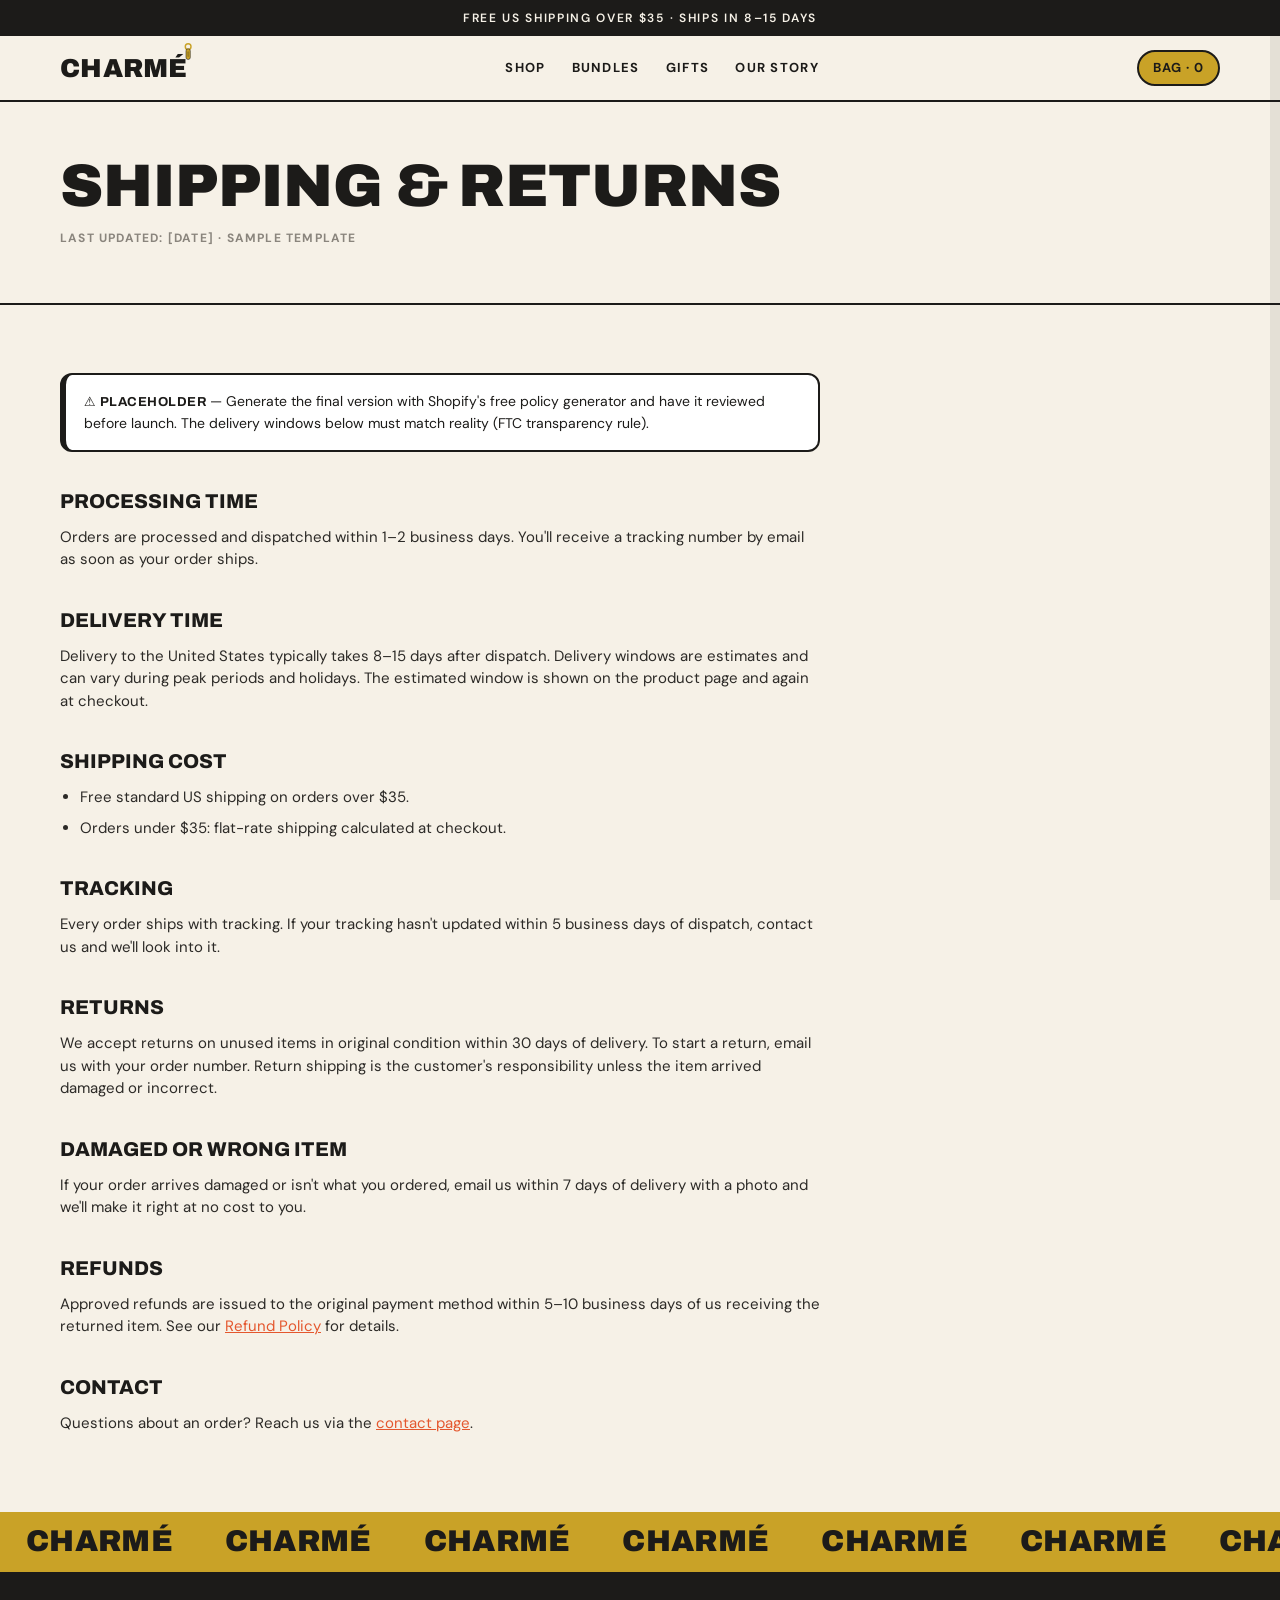
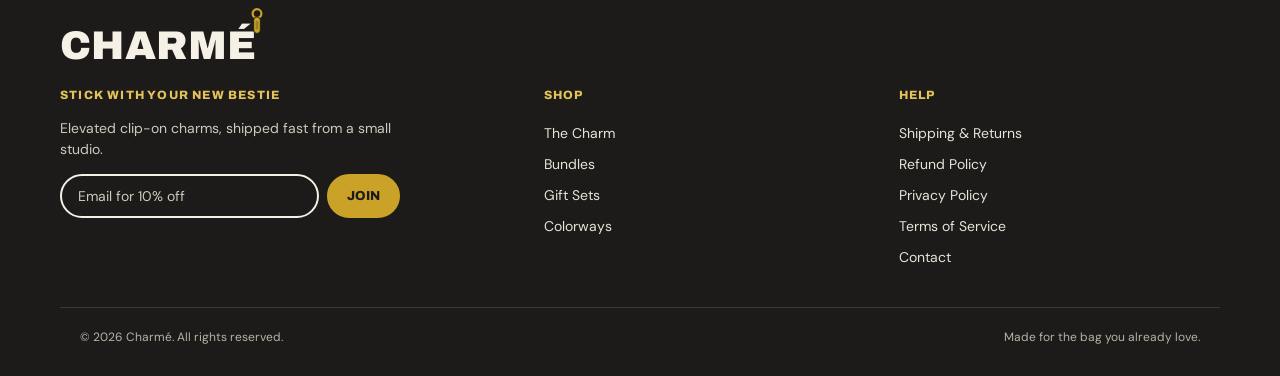
<file: charme-mockup/shipping.html>
<!DOCTYPE html>
<html lang="en">
<head>
<meta charset="UTF-8">
<meta name="viewport" content="width=device-width, initial-scale=1.0">
<title>Shipping &amp; Returns — CHARMÉ</title>
<link rel="preconnect" href="https://fonts.googleapis.com">
<link rel="preconnect" href="https://fonts.gstatic.com" crossorigin>
<link href="https://fonts.googleapis.com/css2?family=Archivo:wght@400;600;800;900&family=DM+Sans:opsz,wght@9..40,400;9..40,500;9..40,700&display=swap" rel="stylesheet">
<link rel="stylesheet" href="charme.css">
</head>
<body>
<svg width="0" height="0" style="position:absolute" aria-hidden="true"><defs>
  <g id="clasp"><ellipse cx="20" cy="9" rx="8" ry="8" fill="none" stroke="#C9A227" stroke-width="4"/><rect x="14" y="15" width="12" height="30" rx="6" fill="#C9A227" stroke="#1C1B19" stroke-width="1.5"/><rect x="17.5" y="22" width="5" height="16" rx="2.5" fill="#1C1B19" opacity=".25"/></g>
</defs></svg>

<div class="announce">Free US shipping over $35 · Ships in 8–15 days</div>
<header>
  <div class="wrap nav">
    <a href="index.html" class="logo">CHARM<span class="e-wrap">É<svg class="clasp" viewBox="0 0 40 50"><use href="#clasp"/></svg></span></a>
    <nav class="nav__links"><a href="product.html">Shop</a><a href="product.html#bundles">Bundles</a><a href="index.html#gift">Gifts</a><a href="story.html">Our Story</a></nav>
    <div class="nav__right"><a href="cart.html" class="bag">Bag · 0</a></div>
  </div>
</header>

<div class="page-head"><div class="wrap"><h1>Shipping &amp; Returns</h1><div class="updated">Last updated: [date] · Sample template</div></div></div>

<div class="wrap"><div class="legal">
  <div class="note"><b>⚠ Placeholder</b> — Generate the final version with Shopify's free policy generator and have it reviewed before launch. The delivery windows below must match reality (FTC transparency rule).</div>

  <h2>Processing time</h2>
  <p>Orders are processed and dispatched within 1–2 business days. You'll receive a tracking number by email as soon as your order ships.</p>

  <h2>Delivery time</h2>
  <p>Delivery to the United States typically takes 8–15 days after dispatch. Delivery windows are estimates and can vary during peak periods and holidays. The estimated window is shown on the product page and again at checkout.</p>

  <h2>Shipping cost</h2>
  <ul>
    <li>Free standard US shipping on orders over $35.</li>
    <li>Orders under $35: flat-rate shipping calculated at checkout.</li>
  </ul>

  <h2>Tracking</h2>
  <p>Every order ships with tracking. If your tracking hasn't updated within 5 business days of dispatch, contact us and we'll look into it.</p>

  <h2>Returns</h2>
  <p>We accept returns on unused items in original condition within 30 days of delivery. To start a return, email us with your order number. Return shipping is the customer's responsibility unless the item arrived damaged or incorrect.</p>

  <h2>Damaged or wrong item</h2>
  <p>If your order arrives damaged or isn't what you ordered, email us within 7 days of delivery with a photo and we'll make it right at no cost to you.</p>

  <h2>Refunds</h2>
  <p>Approved refunds are issued to the original payment method within 5–10 business days of us receiving the returned item. See our <a href="refund.html" style="color:var(--persimmon);text-decoration:underline">Refund Policy</a> for details.</p>

  <h2>Contact</h2>
  <p>Questions about an order? Reach us via the <a href="contact.html" style="color:var(--persimmon);text-decoration:underline">contact page</a>.</p>
</div></div>

<div class="foot-marq" aria-hidden="true"><div class="t"><span class="logo">CHARMÉ</span><span class="logo">CHARMÉ</span><span class="logo">CHARMÉ</span><span class="logo">CHARMÉ</span><span class="logo">CHARMÉ</span><span class="logo">CHARMÉ</span><span class="logo">CHARMÉ</span><span class="logo">CHARMÉ</span></div></div>
<footer>
  <div class="wrap">
    <div class="foot__logo logo">CHARM<span class="e-wrap">É<svg class="clasp" viewBox="0 0 40 50"><use href="#clasp"/></svg></span></div>
    <div class="foot__grid">
      <div><h5>Stick with your new bestie</h5><p style="font-size:14px;color:#cfc9bd;max-width:36ch">Elevated clip-on charms, shipped fast from a small studio.</p><div class="news"><input type="email" placeholder="Email for 10% off" aria-label="Email address"><button>Join</button></div></div>
      <div><h5>Shop</h5><a href="product.html">The Charm</a><a href="product.html#bundles">Bundles</a><a href="product.html">Gift Sets</a><a href="index.html#colorways">Colorways</a></div>
      <div><h5>Help</h5><a href="shipping.html">Shipping &amp; Returns</a><a href="refund.html">Refund Policy</a><a href="privacy.html">Privacy Policy</a><a href="terms.html">Terms of Service</a><a href="contact.html">Contact</a></div>
    </div>
    <div class="foot__legal"><span>© 2026 Charmé. All rights reserved.</span><span>Made for the bag you already love.</span></div>
  </div>
</footer>
<script src="charme.js" defer></script>
</body>
</html>
</file>
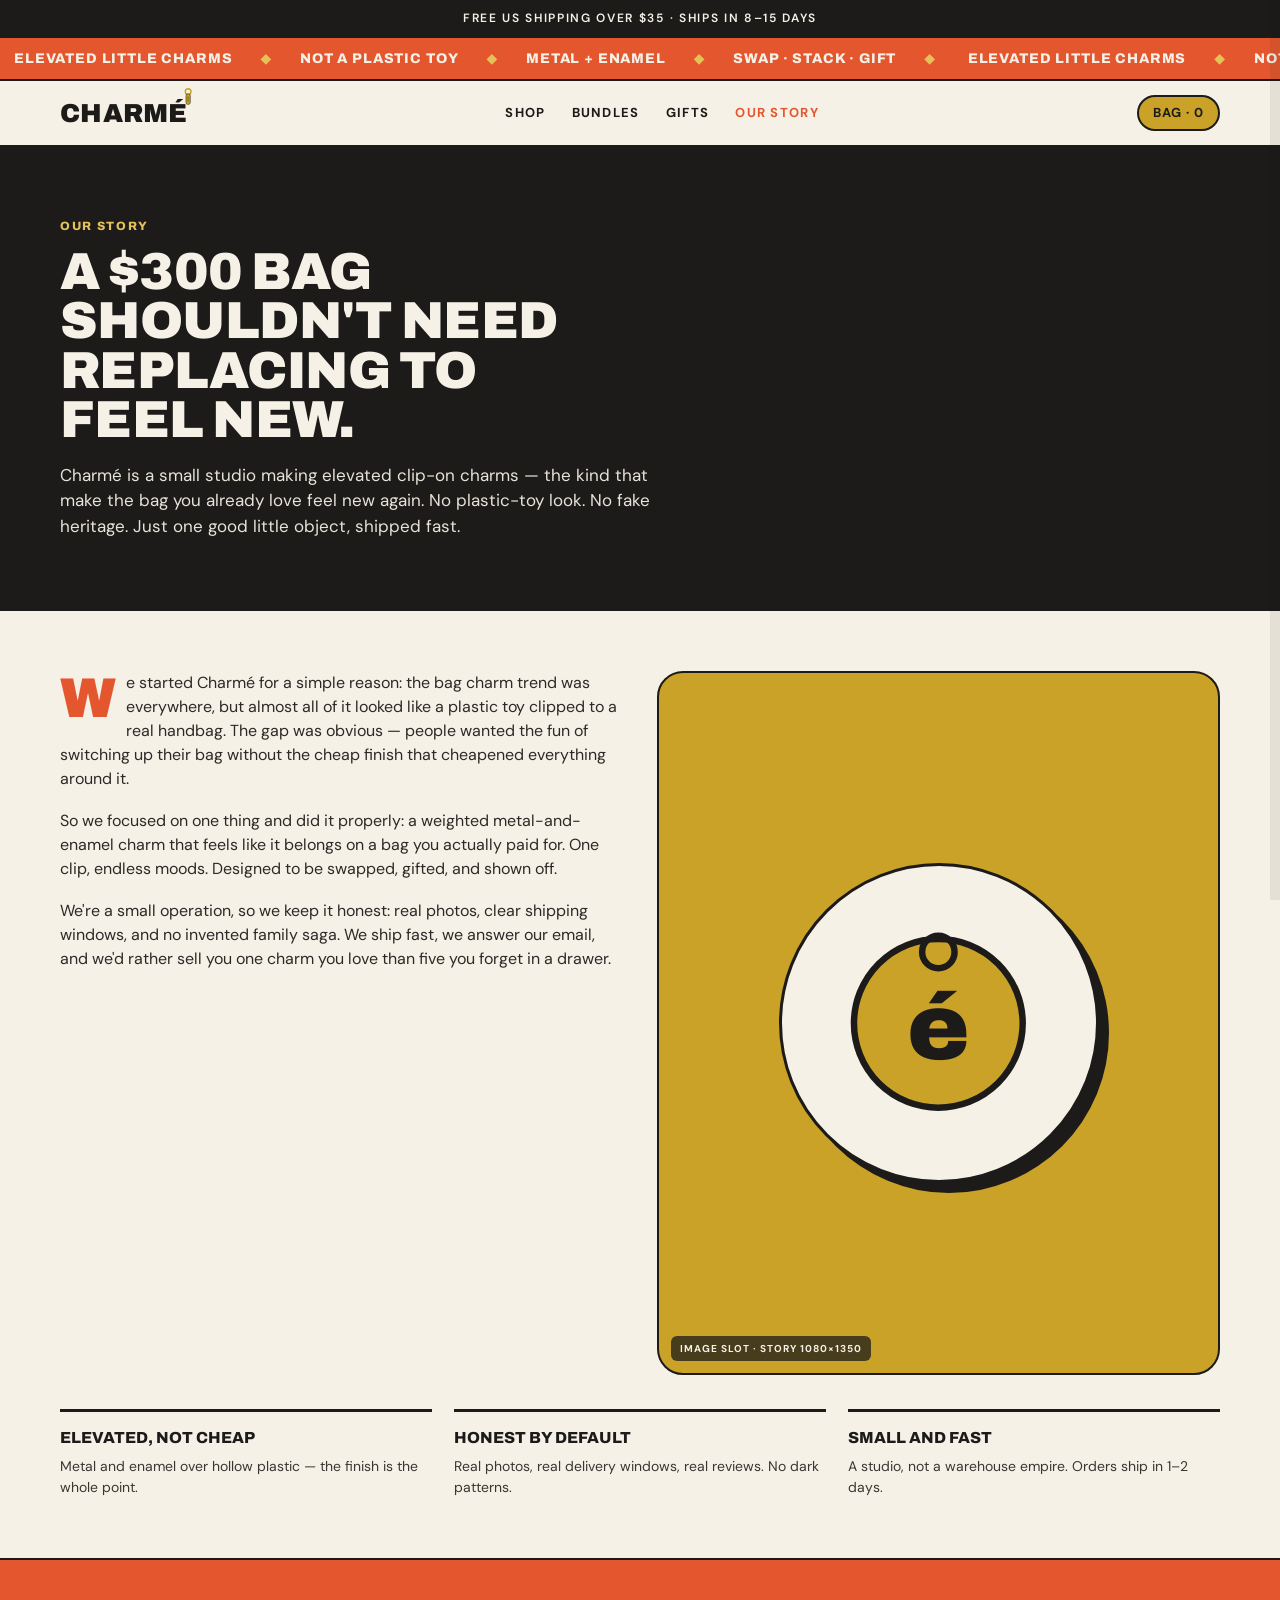
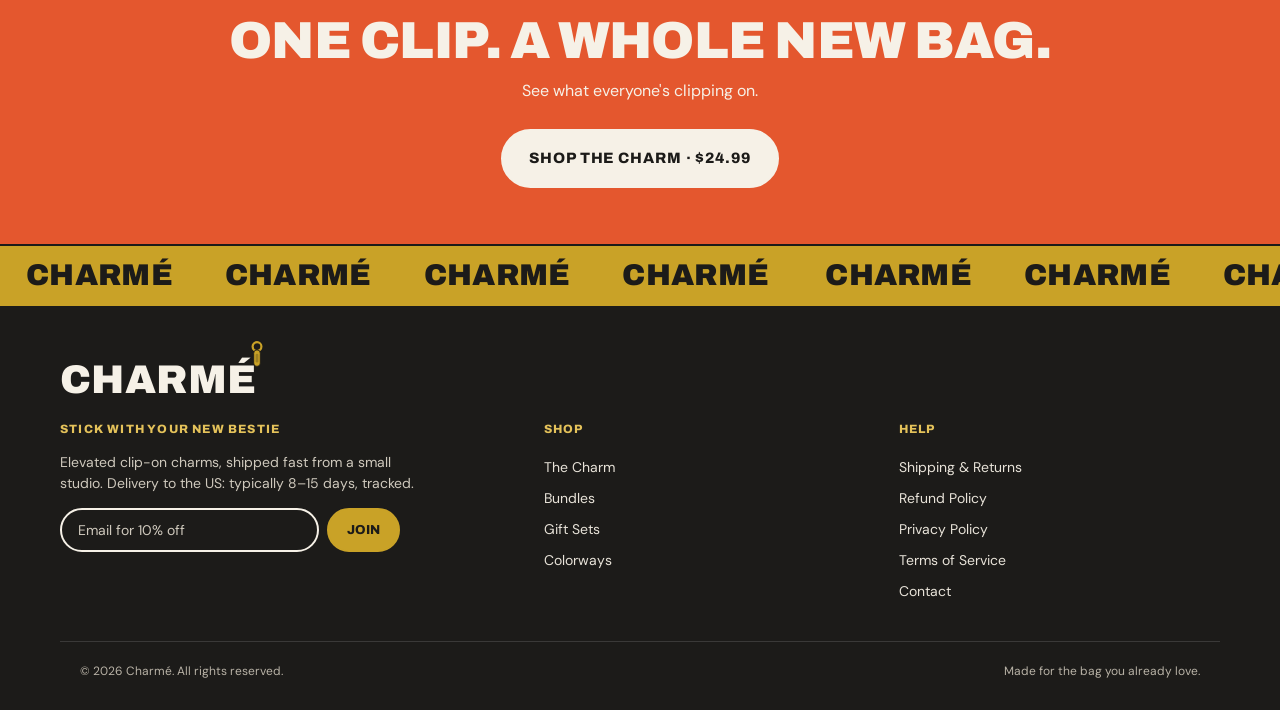
<file: charme-mockup/story.html>
<!DOCTYPE html>
<html lang="en">
<head>
<meta charset="UTF-8">
<meta name="viewport" content="width=device-width, initial-scale=1.0">
<title>Our Story — CHARMÉ</title>
<link rel="preconnect" href="https://fonts.googleapis.com">
<link rel="preconnect" href="https://fonts.gstatic.com" crossorigin>
<link href="https://fonts.googleapis.com/css2?family=Archivo:wght@400;600;800;900&family=DM+Sans:opsz,wght@9..40,400;9..40,500;9..40,700&display=swap" rel="stylesheet">
<link rel="stylesheet" href="charme.css">
</head>
<body>

<svg width="0" height="0" style="position:absolute" aria-hidden="true"><defs>
  <g id="clasp"><ellipse cx="20" cy="9" rx="8" ry="8" fill="none" stroke="#C9A227" stroke-width="4"/><rect x="14" y="15" width="12" height="30" rx="6" fill="#C9A227" stroke="#1C1B19" stroke-width="1.5"/><rect x="17.5" y="22" width="5" height="16" rx="2.5" fill="#1C1B19" opacity=".25"/></g>
  <g id="charm"><circle cx="60" cy="60" r="52" fill="#C9A227" stroke="#1C1B19" stroke-width="4"/><ellipse cx="60" cy="16" rx="10" ry="10" fill="none" stroke="#1C1B19" stroke-width="4"/><text x="60" y="82" font-family="Archivo,sans-serif" font-weight="900" font-size="58" fill="#1C1B19" text-anchor="middle">é</text></g>
</defs></svg>

<div class="announce">Free US shipping over $35 · Ships in 8–15 days</div>
<div class="marquee" aria-hidden="true"><div class="marquee__track">
  <span>ELEVATED LITTLE CHARMS</span><span class="dot">◆</span><span>NOT A PLASTIC TOY</span><span class="dot">◆</span><span>METAL + ENAMEL</span><span class="dot">◆</span><span>SWAP · STACK · GIFT</span><span class="dot">◆</span>
  <span>ELEVATED LITTLE CHARMS</span><span class="dot">◆</span><span>NOT A PLASTIC TOY</span><span class="dot">◆</span><span>METAL + ENAMEL</span><span class="dot">◆</span><span>SWAP · STACK · GIFT</span><span class="dot">◆</span>
</div></div>

<header>
  <div class="wrap nav">
    <a href="index.html" class="logo">CHARM<span class="e-wrap">É<svg class="clasp" viewBox="0 0 40 50"><use href="#clasp"/></svg></span></a>
    <nav class="nav__links">
      <a href="product.html">Shop</a>
      <a href="product.html#bundles">Bundles</a>
      <a href="index.html#gift">Gifts</a>
      <a href="story.html" class="active">Our Story</a>
    </nav>
    <div class="nav__right"><a href="cart.html" class="bag">Bag · 0</a></div>
  </div>
</header>

<div class="story-hero">
  <div class="wrap">
    <div class="kicker" style="color:var(--gold-hi)">Our story</div>
    <div class="h2">A $300 bag shouldn't need replacing to feel new.</div>
    <p>Charmé is a small studio making elevated clip-on charms — the kind that make the bag you already love feel new again. No plastic-toy look. No fake heritage. Just one good little object, shipped fast.</p>
  </div>
</div>

<section class="story-body">
  <div class="wrap">
    <div class="cols">
      <div class="prose">
        <p>We started Charmé for a simple reason: the bag charm trend was everywhere, but almost all of it looked like a plastic toy clipped to a real handbag. The gap was obvious — people wanted the fun of switching up their bag without the cheap finish that cheapened everything around it.</p>
        <p>So we focused on one thing and did it properly: a weighted metal-and-enamel charm that feels like it belongs on a bag you actually paid for. One clip, endless moods. Designed to be swapped, gifted, and shown off.</p>
        <p>We're a small operation, so we keep it honest: real photos, clear shipping windows, and no invented family saga. We ship fast, we answer our email, and we'd rather sell you one charm you love than five you forget in a drawer.</p>
      </div>
      <div class="story-vis"><div class="charm-badge"><svg viewBox="0 0 120 120"><use href="#charm"/></svg></div><div class="slot-note">Image slot · story 1080×1350</div></div>
    </div>

    <div class="values">
      <div class="value"><b>Elevated, not cheap</b><p>Metal and enamel over hollow plastic — the finish is the whole point.</p></div>
      <div class="value"><b>Honest by default</b><p>Real photos, real delivery windows, real reviews. No dark patterns.</p></div>
      <div class="value"><b>Small and fast</b><p>A studio, not a warehouse empire. Orders ship in 1–2 days.</p></div>
    </div>
  </div>
</section>

<div class="gift" style="background:var(--persimmon);color:var(--cream);text-align:center;border-bottom:2px solid var(--ink)">
  <div class="wrap" style="padding:0"><div style="padding:56px 20px">
    <div class="h2" style="color:var(--cream)">One clip. A whole new bag.</div>
    <p style="max-width:44ch;margin:14px auto 26px;font-size:16px">See what everyone's clipping on.</p>
    <a href="product.html" class="cta" style="background:var(--cream);color:var(--ink);border-color:var(--cream)">Shop the charm · $24.99</a>
  </div></div>
</div>

<div class="foot-marq" aria-hidden="true"><div class="t">
  <span class="logo">CHARMÉ</span><span class="logo">CHARMÉ</span><span class="logo">CHARMÉ</span><span class="logo">CHARMÉ</span>
  <span class="logo">CHARMÉ</span><span class="logo">CHARMÉ</span><span class="logo">CHARMÉ</span><span class="logo">CHARMÉ</span>
</div></div>

<footer>
  <div class="wrap">
    <div class="foot__logo logo">CHARM<span class="e-wrap">É<svg class="clasp" viewBox="0 0 40 50"><use href="#clasp"/></svg></span></div>
    <div class="foot__grid">
      <div><h5>Stick with your new bestie</h5><p style="font-size:14px;color:#cfc9bd;max-width:36ch">Elevated clip-on charms, shipped fast from a small studio. Delivery to the US: typically 8–15 days, tracked.</p><div class="news"><input type="email" placeholder="Email for 10% off" aria-label="Email address"><button>Join</button></div></div>
      <div><h5>Shop</h5><a href="product.html">The Charm</a><a href="product.html#bundles">Bundles</a><a href="product.html">Gift Sets</a><a href="index.html#colorways">Colorways</a></div>
      <div><h5>Help</h5><a href="shipping.html">Shipping &amp; Returns</a><a href="refund.html">Refund Policy</a><a href="privacy.html">Privacy Policy</a><a href="terms.html">Terms of Service</a><a href="contact.html">Contact</a></div>
    </div>
    <div class="foot__legal"><span>© 2026 Charmé. All rights reserved.</span><span>Made for the bag you already love.</span></div>
  </div>
</footer>
<script src="charme.js" defer></script>
</body>
</html>
</file>
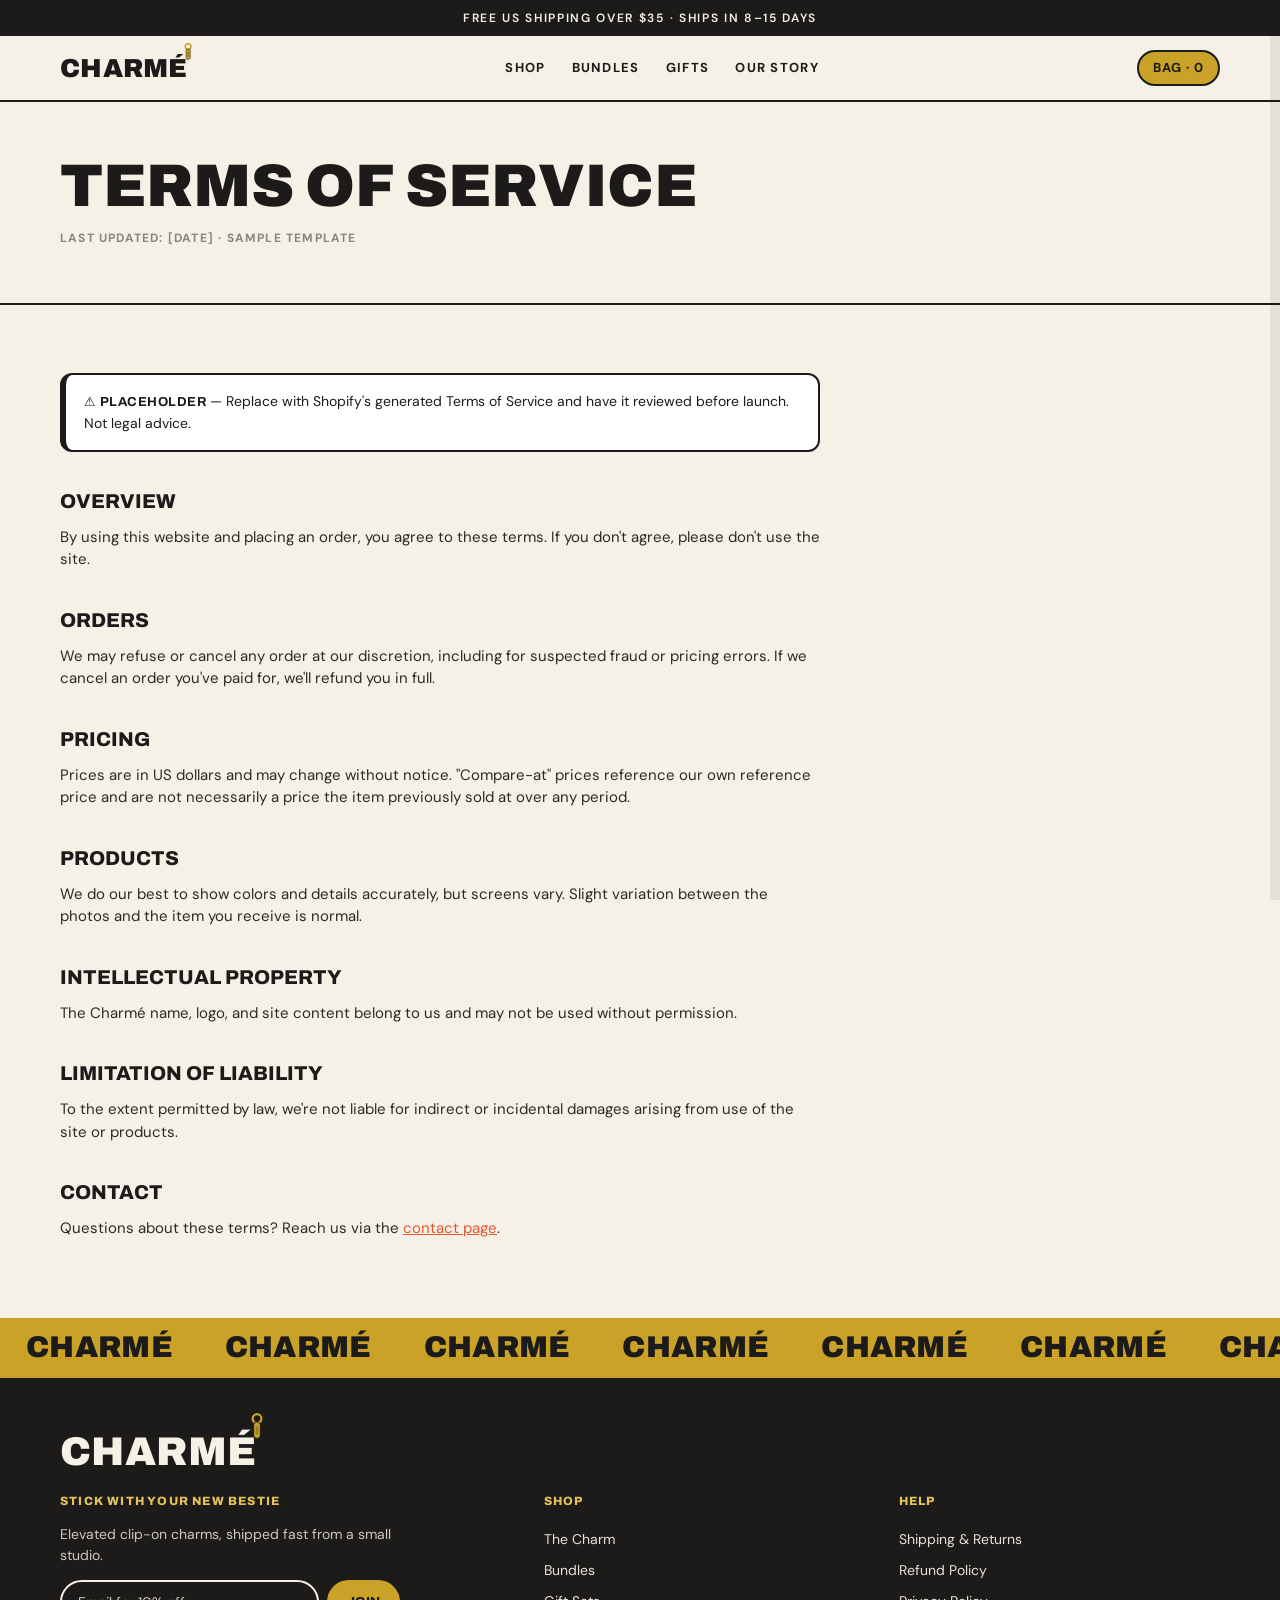
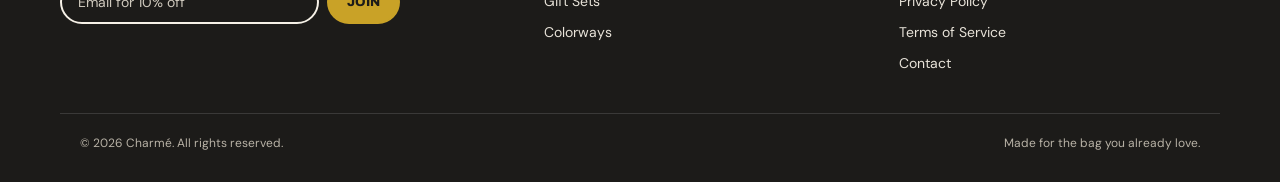
<file: charme-mockup/terms.html>
<!DOCTYPE html>
<html lang="en">
<head>
<meta charset="UTF-8">
<meta name="viewport" content="width=device-width, initial-scale=1.0">
<title>Terms of Service — CHARMÉ</title>
<link rel="preconnect" href="https://fonts.googleapis.com">
<link rel="preconnect" href="https://fonts.gstatic.com" crossorigin>
<link href="https://fonts.googleapis.com/css2?family=Archivo:wght@400;600;800;900&family=DM+Sans:opsz,wght@9..40,400;9..40,500;9..40,700&display=swap" rel="stylesheet">
<link rel="stylesheet" href="charme.css">
</head>
<body>
<svg width="0" height="0" style="position:absolute" aria-hidden="true"><defs>
  <g id="clasp"><ellipse cx="20" cy="9" rx="8" ry="8" fill="none" stroke="#C9A227" stroke-width="4"/><rect x="14" y="15" width="12" height="30" rx="6" fill="#C9A227" stroke="#1C1B19" stroke-width="1.5"/><rect x="17.5" y="22" width="5" height="16" rx="2.5" fill="#1C1B19" opacity=".25"/></g>
</defs></svg>

<div class="announce">Free US shipping over $35 · Ships in 8–15 days</div>
<header>
  <div class="wrap nav">
    <a href="index.html" class="logo">CHARM<span class="e-wrap">É<svg class="clasp" viewBox="0 0 40 50"><use href="#clasp"/></svg></span></a>
    <nav class="nav__links"><a href="product.html">Shop</a><a href="product.html#bundles">Bundles</a><a href="index.html#gift">Gifts</a><a href="story.html">Our Story</a></nav>
    <div class="nav__right"><a href="cart.html" class="bag">Bag · 0</a></div>
  </div>
</header>

<div class="page-head"><div class="wrap"><h1>Terms of Service</h1><div class="updated">Last updated: [date] · Sample template</div></div></div>

<div class="wrap"><div class="legal">
  <div class="note"><b>⚠ Placeholder</b> — Replace with Shopify's generated Terms of Service and have it reviewed before launch. Not legal advice.</div>

  <h2>Overview</h2>
  <p>By using this website and placing an order, you agree to these terms. If you don't agree, please don't use the site.</p>

  <h2>Orders</h2>
  <p>We may refuse or cancel any order at our discretion, including for suspected fraud or pricing errors. If we cancel an order you've paid for, we'll refund you in full.</p>

  <h2>Pricing</h2>
  <p>Prices are in US dollars and may change without notice. "Compare-at" prices reference our own reference price and are not necessarily a price the item previously sold at over any period.</p>

  <h2>Products</h2>
  <p>We do our best to show colors and details accurately, but screens vary. Slight variation between the photos and the item you receive is normal.</p>

  <h2>Intellectual property</h2>
  <p>The Charmé name, logo, and site content belong to us and may not be used without permission.</p>

  <h2>Limitation of liability</h2>
  <p>To the extent permitted by law, we're not liable for indirect or incidental damages arising from use of the site or products.</p>

  <h2>Contact</h2>
  <p>Questions about these terms? Reach us via the <a href="contact.html" style="color:var(--persimmon);text-decoration:underline">contact page</a>.</p>
</div></div>

<div class="foot-marq" aria-hidden="true"><div class="t"><span class="logo">CHARMÉ</span><span class="logo">CHARMÉ</span><span class="logo">CHARMÉ</span><span class="logo">CHARMÉ</span><span class="logo">CHARMÉ</span><span class="logo">CHARMÉ</span><span class="logo">CHARMÉ</span><span class="logo">CHARMÉ</span></div></div>
<footer>
  <div class="wrap">
    <div class="foot__logo logo">CHARM<span class="e-wrap">É<svg class="clasp" viewBox="0 0 40 50"><use href="#clasp"/></svg></span></div>
    <div class="foot__grid">
      <div><h5>Stick with your new bestie</h5><p style="font-size:14px;color:#cfc9bd;max-width:36ch">Elevated clip-on charms, shipped fast from a small studio.</p><div class="news"><input type="email" placeholder="Email for 10% off" aria-label="Email address"><button>Join</button></div></div>
      <div><h5>Shop</h5><a href="product.html">The Charm</a><a href="product.html#bundles">Bundles</a><a href="product.html">Gift Sets</a><a href="index.html#colorways">Colorways</a></div>
      <div><h5>Help</h5><a href="shipping.html">Shipping &amp; Returns</a><a href="refund.html">Refund Policy</a><a href="privacy.html">Privacy Policy</a><a href="terms.html">Terms of Service</a><a href="contact.html">Contact</a></div>
    </div>
    <div class="foot__legal"><span>© 2026 Charmé. All rights reserved.</span><span>Made for the bag you already love.</span></div>
  </div>
</footer>
<script src="charme.js" defer></script>
</body>
</html>
</file>
<file: charme-mockup/charme.css>
/* ===== CHARMÉ shared stylesheet ===== */
:root{
  --ink:#1C1B19; --cream:#F6F1E7; --persimmon:#E4572E; --patina:#4E7C82;
  --gold:#C9A227; --gold-hi:#E4C25A; --muted:#8a857d;
  --radius:14px; --radius-lg:26px; --maxw:1200px;
  --display:"Archivo",system-ui,sans-serif; --body:"DM Sans",system-ui,sans-serif;
}
*{box-sizing:border-box;margin:0;padding:0}
html{scroll-behavior:smooth}
body{background:var(--cream);color:var(--ink);font-family:var(--body);line-height:1.5;-webkit-font-smoothing:antialiased}
a{color:inherit;text-decoration:none}
img{display:block;max-width:100%}
.wrap{max-width:var(--maxw);margin:0 auto;padding:0 20px}
.display{font-family:var(--display);font-weight:900;letter-spacing:-.02em;line-height:.92;text-transform:uppercase}

/* wordmark */
.logo{font-family:var(--display);font-weight:900;text-transform:uppercase;letter-spacing:.01em;position:relative;display:inline-flex;align-items:flex-start;line-height:1}
.logo .e-wrap{position:relative;display:inline-block}
.logo .clasp{position:absolute;top:-.46em;right:-.30em;width:.55em;height:.72em;pointer-events:none}

/* announce + marquee */
.announce{background:var(--ink);color:var(--cream);text-align:center;font-size:12px;letter-spacing:.14em;text-transform:uppercase;padding:9px 12px;font-weight:600}
.marquee{background:var(--persimmon);color:var(--cream);overflow:hidden;white-space:nowrap;border-top:2px solid var(--ink);border-bottom:2px solid var(--ink)}
.marquee__track{display:inline-block;padding:10px 0;animation:scroll 26s linear infinite;font-family:var(--display);font-weight:800;text-transform:uppercase;letter-spacing:.06em;font-size:14px}
.marquee__track span{margin:0 14px}
.marquee__track .dot{color:var(--gold-hi)}
@keyframes scroll{from{transform:translateX(0)}to{transform:translateX(-50%)}}

/* header */
header{position:sticky;top:0;z-index:50;background:var(--cream);border-bottom:2px solid var(--ink)}
.nav{display:flex;align-items:center;justify-content:space-between;height:64px}
.nav .logo{font-size:26px}
.nav__links{display:none;gap:26px;font-size:13px;letter-spacing:.1em;text-transform:uppercase;font-weight:700}
.nav__links a.active{color:var(--persimmon)}
.nav__right{display:flex;align-items:center;gap:16px;font-size:13px;letter-spacing:.08em;text-transform:uppercase;font-weight:700}
.bag{border:2px solid var(--ink);border-radius:999px;padding:6px 14px;background:var(--gold)}
@media(min-width:860px){.nav__links{display:flex}}

/* buttons */
.cta{display:inline-flex;align-items:center;gap:10px;background:var(--ink);color:var(--cream);font-family:var(--display);font-weight:800;text-transform:uppercase;letter-spacing:.06em;font-size:15px;padding:16px 26px;border-radius:999px;border:2px solid var(--ink);cursor:pointer;transition:transform .15s ease,background .15s ease}
.cta:hover{transform:translateY(-2px);background:var(--persimmon);border-color:var(--persimmon)}
.cta .price{background:var(--gold);color:var(--ink);border-radius:999px;padding:3px 10px;font-size:13px}
.buy{display:block;text-align:center;background:var(--ink);color:var(--cream);font-family:var(--display);font-weight:800;text-transform:uppercase;letter-spacing:.05em;font-size:13px;padding:12px;border-radius:999px;border:2px solid var(--ink);cursor:pointer;transition:background .15s}
.buy:hover{background:var(--persimmon);border-color:var(--persimmon)}

/* generic section */
section.block{padding:64px 0;border-bottom:2px solid var(--ink)}
.kicker{font-family:var(--display);font-weight:800;text-transform:uppercase;letter-spacing:.14em;font-size:12px;color:var(--patina);margin-bottom:12px}
.h2{font-family:var(--display);font-weight:900;text-transform:uppercase;line-height:.95;letter-spacing:-.01em;font-size:clamp(30px,5.5vw,52px)}
.eyebrow{font-family:var(--display);font-weight:800;text-transform:uppercase;letter-spacing:.14em;font-size:12px;color:var(--persimmon);margin-bottom:18px}

/* charm stand-in */
.charm-badge{width:min(78%,320px);aspect-ratio:1;background:var(--cream);border:3px solid var(--ink);border-radius:50%;display:grid;place-items:center;box-shadow:10px 10px 0 var(--ink)}
.charm-badge svg{width:62%}
.slot-note{position:absolute;bottom:12px;left:12px;font-size:10px;letter-spacing:.1em;text-transform:uppercase;background:rgba(28,27,25,.75);color:var(--cream);padding:5px 9px;border-radius:6px;font-weight:700}

/* trust bar */
.trust{background:var(--ink);color:var(--cream)}
.trust__grid{display:grid;grid-template-columns:1fr}
.trust__grid div{padding:18px 20px;text-align:center;font-size:13px;letter-spacing:.05em;text-transform:uppercase;font-weight:600;border-bottom:1px solid #ffffff22}
.trust b{color:var(--gold-hi)}
@media(min-width:720px){.trust__grid{grid-template-columns:repeat(3,1fr)}.trust__grid div{border-bottom:none;border-right:1px solid #ffffff22}.trust__grid div:last-child{border-right:none}}

/* cards / bundles */
.bundles{display:grid;grid-template-columns:1fr;gap:18px;margin-top:34px}
@media(min-width:800px){.bundles{grid-template-columns:repeat(3,1fr)}}
.card{border:2px solid var(--ink);border-radius:var(--radius-lg);overflow:hidden;background:var(--cream);display:flex;flex-direction:column;transition:transform .15s ease}
.card:hover{transform:translateY(-4px)}
.card__top{aspect-ratio:4/3;display:grid;place-items:center;position:relative;border-bottom:2px solid var(--ink)}
.card:nth-child(1) .card__top{background:var(--gold)}
.card:nth-child(2) .card__top{background:var(--persimmon)}
.card:nth-child(3) .card__top{background:var(--patina)}
.card__top .mini{width:60%;filter:drop-shadow(6px 6px 0 rgba(28,27,25,.25))}
.tag{position:absolute;top:12px;left:12px;background:var(--ink);color:var(--cream);font-family:var(--display);font-weight:800;text-transform:uppercase;letter-spacing:.06em;font-size:11px;padding:5px 10px;border-radius:8px;transform:rotate(-4deg)}
.card__body{padding:18px 18px 22px;display:flex;flex-direction:column;gap:6px;flex:1}
.card__body h3{font-family:var(--display);font-weight:900;text-transform:uppercase;font-size:20px;letter-spacing:-.01em}
.card__body .save{font-size:12px;font-weight:700;color:var(--persimmon);text-transform:uppercase;letter-spacing:.06em}
.price-row{margin-top:auto;display:flex;align-items:baseline;gap:8px;padding-top:10px}
.price-row .now{font-family:var(--display);font-weight:900;font-size:24px}
.price-row .was{text-decoration:line-through;color:var(--muted);font-size:14px}

/* breadcrumb */
.crumb{font-size:12px;letter-spacing:.08em;text-transform:uppercase;font-weight:700;color:var(--muted);padding:18px 0}
.crumb a:hover{color:var(--ink)}

/* footer */
.foot-marq{background:var(--gold);border-bottom:2px solid var(--ink);overflow:hidden;white-space:nowrap}
.foot-marq .t{display:inline-block;padding:14px 0;animation:scroll 30s linear infinite}
.foot-marq .t .logo{font-size:30px;margin:0 26px;color:var(--ink)}
footer{background:var(--ink);color:var(--cream);padding:52px 0 30px}
.foot__logo{font-size:40px;color:var(--cream);margin-bottom:20px}
.foot__grid{display:grid;grid-template-columns:1fr;gap:34px}
@media(min-width:760px){.foot__grid{grid-template-columns:1.4fr 1fr 1fr}}
.foot__grid h5{font-family:var(--display);font-weight:800;text-transform:uppercase;letter-spacing:.1em;font-size:12px;color:var(--gold-hi);margin-bottom:14px}
.foot__grid a{display:block;font-size:14px;padding:5px 0;color:#e8e3d9}
.foot__grid a:hover{color:var(--cream)}
.news{display:flex;gap:8px;margin-top:14px;max-width:340px}
.news input{flex:1;border:2px solid var(--cream);background:transparent;color:var(--cream);border-radius:999px;padding:11px 16px;font-family:var(--body);font-size:14px}
.news input::placeholder{color:#cfc9bd}
.news button{background:var(--gold);color:var(--ink);border:2px solid var(--gold);border-radius:999px;font-family:var(--display);font-weight:800;text-transform:uppercase;font-size:13px;padding:0 18px;cursor:pointer}
.foot__legal{max-width:var(--maxw);margin:34px auto 0;padding:20px 20px 0;border-top:1px solid #ffffff22;font-size:12px;color:#b8b2a6;display:flex;flex-wrap:wrap;gap:8px 20px;justify-content:space-between}

/* ===== PRODUCT PAGE ===== */
.pdp{display:grid;grid-template-columns:1fr;gap:36px;padding:20px 0 64px}
@media(min-width:900px){.pdp{grid-template-columns:1.05fr .95fr;gap:48px}}
.gallery{display:flex;flex-direction:column;gap:12px}
.gallery__main{aspect-ratio:4/5;background:var(--patina);border:2px solid var(--ink);border-radius:var(--radius-lg);position:relative;display:grid;place-items:center;overflow:hidden}
.gallery__thumbs{display:grid;grid-template-columns:repeat(4,1fr);gap:10px}
.thumb{aspect-ratio:1;border:2px solid var(--ink);border-radius:12px;display:grid;place-items:center;cursor:pointer}
.thumb:nth-child(1){background:var(--gold)}.thumb:nth-child(2){background:var(--persimmon)}
.thumb:nth-child(3){background:var(--cream)}.thumb:nth-child(4){background:var(--patina)}
.thumb svg{width:56%}
.buybox h1{font-family:var(--display);font-weight:900;text-transform:uppercase;line-height:.95;font-size:clamp(30px,6vw,46px);letter-spacing:-.01em}
.buybox .stars{color:var(--gold);letter-spacing:2px;margin:10px 0 2px}
.buybox .stars small{color:var(--muted);letter-spacing:normal;font-weight:600;margin-left:6px}
.buybox .prices{display:flex;align-items:baseline;gap:10px;margin:14px 0}
.buybox .prices .now{font-family:var(--display);font-weight:900;font-size:32px}
.buybox .prices .was{text-decoration:line-through;color:var(--muted)}
.buybox .prices .off{background:var(--persimmon);color:var(--cream);font-weight:800;font-size:12px;text-transform:uppercase;letter-spacing:.06em;padding:4px 9px;border-radius:8px}
.buybox .sub{color:#3a3733;margin-bottom:22px}
.opt-label{font-family:var(--display);font-weight:800;text-transform:uppercase;letter-spacing:.1em;font-size:12px;margin:20px 0 10px}
.swatches{display:flex;gap:10px;flex-wrap:wrap}
.swatch{width:42px;height:42px;border-radius:50%;border:2px solid var(--ink);cursor:pointer;position:relative}
.swatch[aria-checked="true"]{outline:2px solid var(--ink);outline-offset:3px}
.tiers{display:flex;flex-direction:column;gap:10px;margin-bottom:8px}
.tier{display:flex;align-items:center;justify-content:space-between;border:2px solid var(--ink);border-radius:14px;padding:14px 16px;cursor:pointer;background:var(--cream);transition:background .12s}
.tier[aria-checked="true"]{background:#fff;box-shadow:5px 5px 0 var(--ink)}
.tier .l{display:flex;flex-direction:column}
.tier .l b{font-family:var(--display);font-weight:800;text-transform:uppercase;font-size:15px}
.tier .l small{color:var(--persimmon);font-weight:700;font-size:12px;text-transform:uppercase;letter-spacing:.04em}
.tier .r{font-family:var(--display);font-weight:900;font-size:20px}
.buybox .cta{width:100%;justify-content:center;margin-top:14px}
.reassure{display:flex;flex-wrap:wrap;gap:14px;margin-top:16px;font-size:12px;text-transform:uppercase;letter-spacing:.05em;font-weight:700;color:#6a655d}
.reassure span::before{content:"✓ ";color:var(--patina)}

/* benefit bullets */
.bullets{display:grid;grid-template-columns:1fr;gap:14px;margin-top:30px}
@media(min-width:700px){.bullets{grid-template-columns:1fr 1fr}}
.bullet{border-left:3px solid var(--persimmon);padding:4px 0 4px 16px}
.bullet b{font-family:var(--display);font-weight:800;text-transform:uppercase;font-size:15px;display:block;margin-bottom:3px}
.bullet p{font-size:14px;color:#3a3733}

/* objections + faq accordion */
.acc{border-top:2px solid var(--ink);margin-top:12px}
.acc details{border-bottom:2px solid var(--ink)}
.acc summary{list-style:none;cursor:pointer;padding:18px 0;font-family:var(--display);font-weight:800;text-transform:uppercase;font-size:16px;display:flex;justify-content:space-between;align-items:center;gap:16px}
.acc summary::-webkit-details-marker{display:none}
.acc summary::after{content:"+";font-size:24px;color:var(--persimmon);transition:transform .2s}
.acc details[open] summary::after{content:"–"}
.acc .body{padding:0 0 20px;font-size:15px;color:#3a3733;max-width:70ch}

/* reviews */
.reviews{display:grid;grid-template-columns:1fr;gap:18px;margin-top:32px}
@media(min-width:760px){.reviews{grid-template-columns:repeat(3,1fr)}}
.review{border:2px solid var(--ink);border-radius:var(--radius);padding:22px;background:var(--cream)}
.review .stars{color:var(--gold);font-size:15px;letter-spacing:2px}
.review p{font-size:15px;margin:10px 0 14px}
.review .who{font-size:12px;letter-spacing:.08em;text-transform:uppercase;font-weight:700;color:#6a655d}

/* ===== CART ===== */
.cartwrap{padding:30px 0 64px;display:grid;grid-template-columns:1fr;gap:30px}
@media(min-width:900px){.cartwrap{grid-template-columns:1.5fr 1fr;gap:40px;align-items:start}}
.ship-progress{border:2px solid var(--ink);border-radius:14px;padding:16px 18px;margin-bottom:20px;background:#fff}
.ship-progress p{font-size:13px;font-weight:700;text-transform:uppercase;letter-spacing:.04em;margin-bottom:10px}
.ship-progress .bar{height:12px;background:var(--cream);border:2px solid var(--ink);border-radius:999px;overflow:hidden}
.ship-progress .bar i{display:block;height:100%;width:71%;background:var(--gold)}
.line{display:flex;gap:16px;align-items:center;border-bottom:2px solid var(--ink);padding:18px 0}
.line__img{width:84px;height:84px;flex:none;border:2px solid var(--ink);border-radius:12px;display:grid;place-items:center;background:var(--gold)}
.line__img svg{width:60%}
.line__info{flex:1}
.line__info b{font-family:var(--display);font-weight:800;text-transform:uppercase;font-size:16px}
.line__info small{display:block;color:var(--muted);font-size:13px;margin-top:2px}
.qty{display:inline-flex;border:2px solid var(--ink);border-radius:999px;overflow:hidden;margin-top:8px}
.qty button{width:30px;border:none;background:var(--cream);font-size:16px;font-weight:800;cursor:pointer}
.qty span{width:34px;display:grid;place-items:center;font-weight:700;border-left:2px solid var(--ink);border-right:2px solid var(--ink)}
.line__price{font-family:var(--display);font-weight:900;font-size:18px}
.upsell{border:2px dashed var(--ink);border-radius:14px;padding:16px;margin-top:20px;display:flex;gap:14px;align-items:center;background:#fff}
.upsell .u-img{width:56px;height:56px;flex:none;border:2px solid var(--ink);border-radius:10px;display:grid;place-items:center;background:var(--persimmon)}
.upsell .u-img svg{width:60%}
.upsell b{font-family:var(--display);font-weight:800;text-transform:uppercase;font-size:14px}
.upsell small{color:var(--muted);font-size:13px}
.upsell .add{margin-left:auto;background:var(--ink);color:var(--cream);border:none;border-radius:999px;font-family:var(--display);font-weight:800;text-transform:uppercase;font-size:12px;padding:9px 14px;cursor:pointer}
.summary{border:2px solid var(--ink);border-radius:var(--radius-lg);padding:24px;background:#fff;box-shadow:8px 8px 0 var(--ink)}
.summary h3{font-family:var(--display);font-weight:900;text-transform:uppercase;font-size:20px;margin-bottom:16px}
.summary .row{display:flex;justify-content:space-between;padding:8px 0;font-size:15px}
.summary .row.total{border-top:2px solid var(--ink);margin-top:10px;padding-top:14px;font-family:var(--display);font-weight:900;font-size:20px}
.summary .cta{width:100%;justify-content:center;margin-top:18px}
.summary .fineprint{font-size:12px;color:var(--muted);margin-top:12px;text-align:center}

/* ===== EDITORIAL / STORY ===== */
.story-hero{border-bottom:2px solid var(--ink);background:var(--ink);color:var(--cream);padding:70px 0}
.story-hero .h2{color:var(--cream);max-width:16ch}
.story-hero p{max-width:52ch;margin-top:18px;color:#e8e3d9;font-size:17px}
.story-body{padding:60px 0;border-bottom:2px solid var(--ink)}
.story-body .cols{display:grid;grid-template-columns:1fr;gap:34px;align-items:start}
@media(min-width:860px){.story-body .cols{grid-template-columns:1fr 1fr}}
.prose p{margin-bottom:18px;font-size:16px;color:#2c2a27;max-width:60ch}
.prose p:first-child::first-letter{font-family:var(--display);font-weight:900;font-size:56px;float:left;line-height:.8;margin:6px 10px 0 0;color:var(--persimmon)}
.story-vis{aspect-ratio:4/5;background:var(--gold);border:2px solid var(--ink);border-radius:var(--radius-lg);position:relative;display:grid;place-items:center}
.values{display:grid;grid-template-columns:1fr;gap:22px;margin-top:34px}
@media(min-width:760px){.values{grid-template-columns:repeat(3,1fr)}}
.value{border-top:3px solid var(--ink);padding-top:14px}
.value b{font-family:var(--display);font-weight:800;text-transform:uppercase;font-size:16px;display:block;margin-bottom:6px}
.value p{font-size:14px;color:#3a3733}

/* ===== POLICY / LEGAL ===== */
.page-head{border-bottom:2px solid var(--ink);padding:56px 0}
.page-head h1{font-family:var(--display);font-weight:900;text-transform:uppercase;font-size:clamp(32px,7vw,60px);line-height:.95}
.page-head .updated{font-size:12px;letter-spacing:.1em;text-transform:uppercase;color:var(--muted);font-weight:700;margin-top:14px}
.legal{padding:48px 0 64px;max-width:760px}
.legal h2{font-family:var(--display);font-weight:800;text-transform:uppercase;font-size:20px;margin:34px 0 10px}
.legal h2:first-child{margin-top:0}
.legal p{font-size:15px;color:#2c2a27;margin-bottom:14px}
.legal ul{margin:0 0 14px 20px}
.legal li{font-size:15px;color:#2c2a27;margin-bottom:8px}
.legal .note{background:#fff;border:2px solid var(--ink);border-left-width:6px;border-radius:12px;padding:16px 18px;font-size:14px;margin:20px 0}
.legal .note b{text-transform:uppercase;font-family:var(--display);letter-spacing:.04em;font-size:13px}

/* ===== CONTACT ===== */
.contact{padding:48px 0 64px;display:grid;grid-template-columns:1fr;gap:40px}
@media(min-width:860px){.contact{grid-template-columns:1fr 1fr}}
.form-field{margin-bottom:16px}
.form-field label{display:block;font-family:var(--display);font-weight:800;text-transform:uppercase;font-size:12px;letter-spacing:.08em;margin-bottom:6px}
.form-field input,.form-field textarea{width:100%;border:2px solid var(--ink);border-radius:12px;padding:12px 14px;font-family:var(--body);font-size:15px;background:#fff}
.form-field textarea{min-height:130px;resize:vertical}
.contact-info b{font-family:var(--display);font-weight:800;text-transform:uppercase;display:block;margin:18px 0 4px;font-size:14px}

@media(prefers-reduced-motion:reduce){.marquee__track,.foot-marq .t{animation:none}}

/* ===== CHARM-DESIGN PICKER (added for interactive prototype) ===== */
.picker-help{font-size:12px;color:var(--muted);text-transform:uppercase;letter-spacing:.06em;font-weight:700;margin:0 0 10px}
.picker-help b{color:var(--persimmon)}
.designs{display:grid;grid-template-columns:repeat(3,1fr);gap:10px;margin-bottom:8px}
@media(min-width:520px){.designs{grid-template-columns:repeat(6,1fr)}}
@media(min-width:900px){.designs{grid-template-columns:repeat(3,1fr)}}
.design{border:2px solid var(--ink);border-radius:14px;overflow:hidden;cursor:pointer;background:var(--cream);text-align:center;position:relative;transition:box-shadow .12s,transform .12s}
.design:focus-visible{outline:3px solid var(--patina);outline-offset:2px}
.design[aria-checked="true"]{box-shadow:5px 5px 0 var(--ink);transform:translateY(-2px)}
.design[aria-disabled="true"]{opacity:.6;cursor:not-allowed}
.design__img{aspect-ratio:1;display:grid;place-items:center;position:relative;overflow:hidden;border-bottom:2px solid var(--ink)}
.design__img img{width:100%;height:100%;object-fit:cover;position:absolute;inset:0}
.design__img svg{width:58%}
.design__pick{position:absolute;top:6px;right:6px;width:22px;height:22px;border-radius:50%;background:var(--persimmon);color:var(--cream);font-size:13px;font-weight:800;display:none;place-items:center;z-index:2}
.design[aria-checked="true"] .design__pick{display:grid}
.design__so{position:absolute;top:6px;left:6px;background:var(--ink);color:var(--cream);font-size:9px;font-weight:800;text-transform:uppercase;letter-spacing:.05em;padding:3px 6px;border-radius:6px;z-index:2}
.design__name{display:block;font-family:var(--display);font-weight:800;text-transform:uppercase;font-size:11px;letter-spacing:.03em;padding:8px 4px}

/* set selector + qty (extends existing .tiers/.tier) */
.qtybox{display:flex;align-items:center;gap:14px;margin:18px 0 4px}
.qtybox .opt-label{margin:0}
.stepper{display:inline-flex;border:2px solid var(--ink);border-radius:999px;overflow:hidden}
.stepper button{width:36px;height:38px;border:none;background:var(--cream);font-size:18px;font-weight:800;cursor:pointer}
.stepper span{width:40px;display:grid;place-items:center;font-weight:700;border-left:2px solid var(--ink);border-right:2px solid var(--ink)}
.cta[disabled]{opacity:.45;pointer-events:none}
.notify-row{display:none;gap:8px;margin-top:14px}
.notify-row.show{display:flex}
.notify-row input{flex:1;border:2px solid var(--ink);border-radius:999px;padding:12px 16px;font-family:var(--body);font-size:14px;background:#fff}
.notify-row button{white-space:nowrap}

/* ===== PROTOTYPE CART DRAWER ===== */
.drawer-overlay{position:fixed;inset:0;background:rgba(28,27,25,.5);opacity:0;visibility:hidden;transition:opacity .2s;z-index:98}
.drawer-overlay.open{opacity:1;visibility:visible}
.drawer{position:fixed;top:0;right:0;height:100%;width:min(420px,92vw);background:var(--cream);border-left:2px solid var(--ink);box-shadow:-10px 0 0 rgba(28,27,25,.08);transform:translateX(100%);transition:transform .25s ease;z-index:99;display:flex;flex-direction:column}
.drawer.open{transform:translateX(0)}
.drawer__head{display:flex;align-items:center;justify-content:space-between;padding:18px 20px;border-bottom:2px solid var(--ink)}
.drawer__head b{font-family:var(--display);font-weight:900;text-transform:uppercase;font-size:18px}
.drawer__close{background:none;border:none;font-size:24px;cursor:pointer;line-height:1;color:var(--ink)}
.drawer__body{flex:1;overflow-y:auto;padding:16px 20px}
.drawer__ship{border:2px solid var(--ink);border-radius:12px;padding:12px 14px;margin-bottom:16px;background:#fff}
.drawer__ship p{font-size:12px;font-weight:700;text-transform:uppercase;letter-spacing:.04em;margin-bottom:8px}
.drawer__ship .bar{height:10px;background:var(--cream);border:2px solid var(--ink);border-radius:999px;overflow:hidden}
.drawer__ship .bar i{display:block;height:100%;background:var(--gold);transition:width .3s}
.drawer__foot{border-top:2px solid var(--ink);padding:18px 20px}
.drawer__foot .row{display:flex;justify-content:space-between;font-family:var(--display);font-weight:900;text-transform:uppercase;font-size:18px;margin-bottom:12px}
.drawer__foot .cta{width:100%;justify-content:center;margin-bottom:8px}
.drawer__foot .viewbag{display:block;text-align:center;font-weight:700;text-transform:uppercase;letter-spacing:.06em;font-size:13px;color:var(--patina);padding:6px}
.drawer-empty{text-align:center;color:var(--muted);padding:40px 10px;font-size:15px}
.mini-line{display:flex;gap:12px;align-items:center;border-bottom:2px solid var(--ink);padding:14px 0}
.mini-line__img{width:60px;height:60px;flex:none;border:2px solid var(--ink);border-radius:10px;display:grid;place-items:center;overflow:hidden;background:var(--cream)}
.mini-line__img img{width:100%;height:100%;object-fit:cover}
.mini-line__img svg{width:60%}
.mini-line__info{flex:1}
.mini-line__info b{font-family:var(--display);font-weight:800;text-transform:uppercase;font-size:14px;display:block}
.mini-line__info small{color:var(--muted);font-size:12px}
.mini-line__price{font-family:var(--display);font-weight:900;font-size:15px}
body.drawer-lock{overflow:hidden}

/* you may also like */
.ymal{display:grid;grid-template-columns:repeat(2,1fr);gap:12px;margin-top:24px}
@media(min-width:700px){.ymal{grid-template-columns:repeat(4,1fr)}}
.ymal a{border:2px solid var(--ink);border-radius:14px;overflow:hidden;background:var(--cream);text-align:center;transition:transform .12s}
.ymal a:hover{transform:translateY(-3px)}
.ymal .ymal__img{aspect-ratio:1;display:grid;place-items:center;border-bottom:2px solid var(--ink);position:relative;overflow:hidden}
.ymal .ymal__img img{width:100%;height:100%;object-fit:cover;position:absolute;inset:0}
.ymal .ymal__img svg{width:56%}
.ymal span{display:block;font-family:var(--display);font-weight:800;text-transform:uppercase;font-size:12px;padding:8px 4px}
</file>
